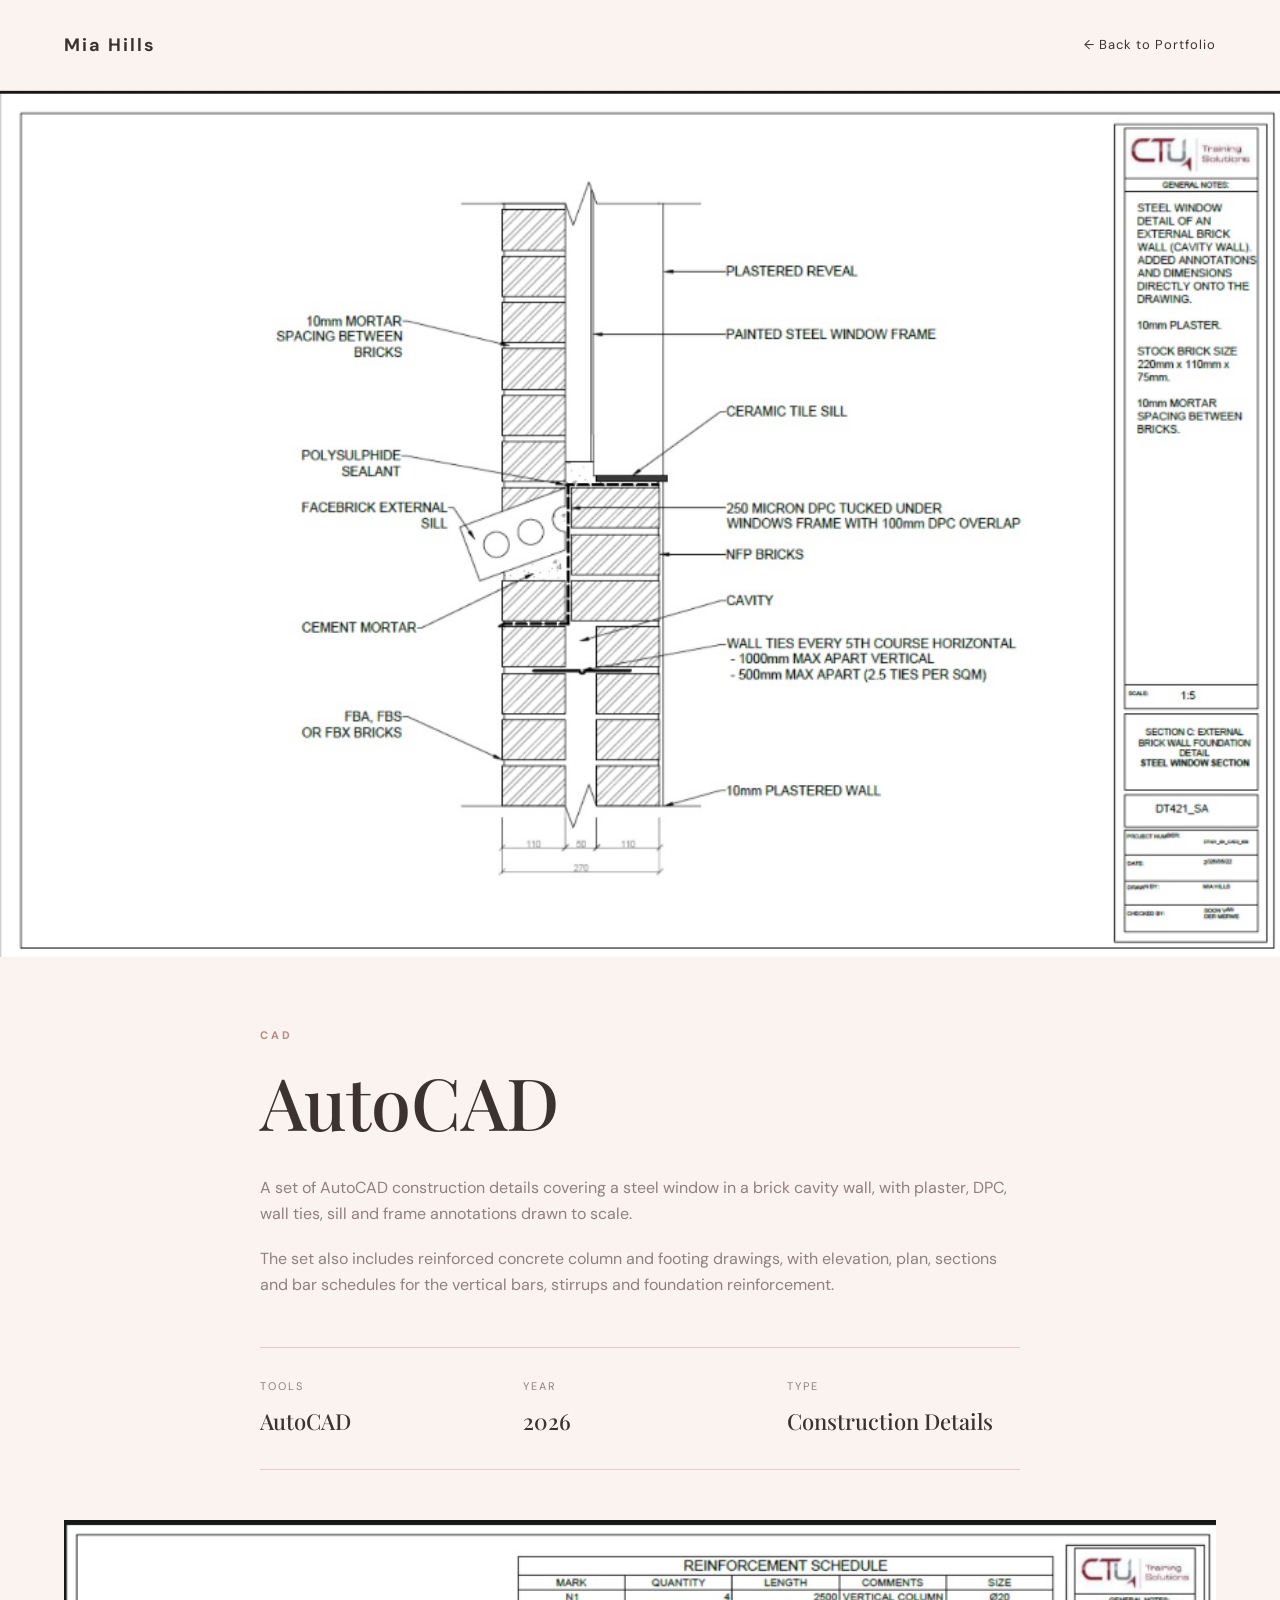
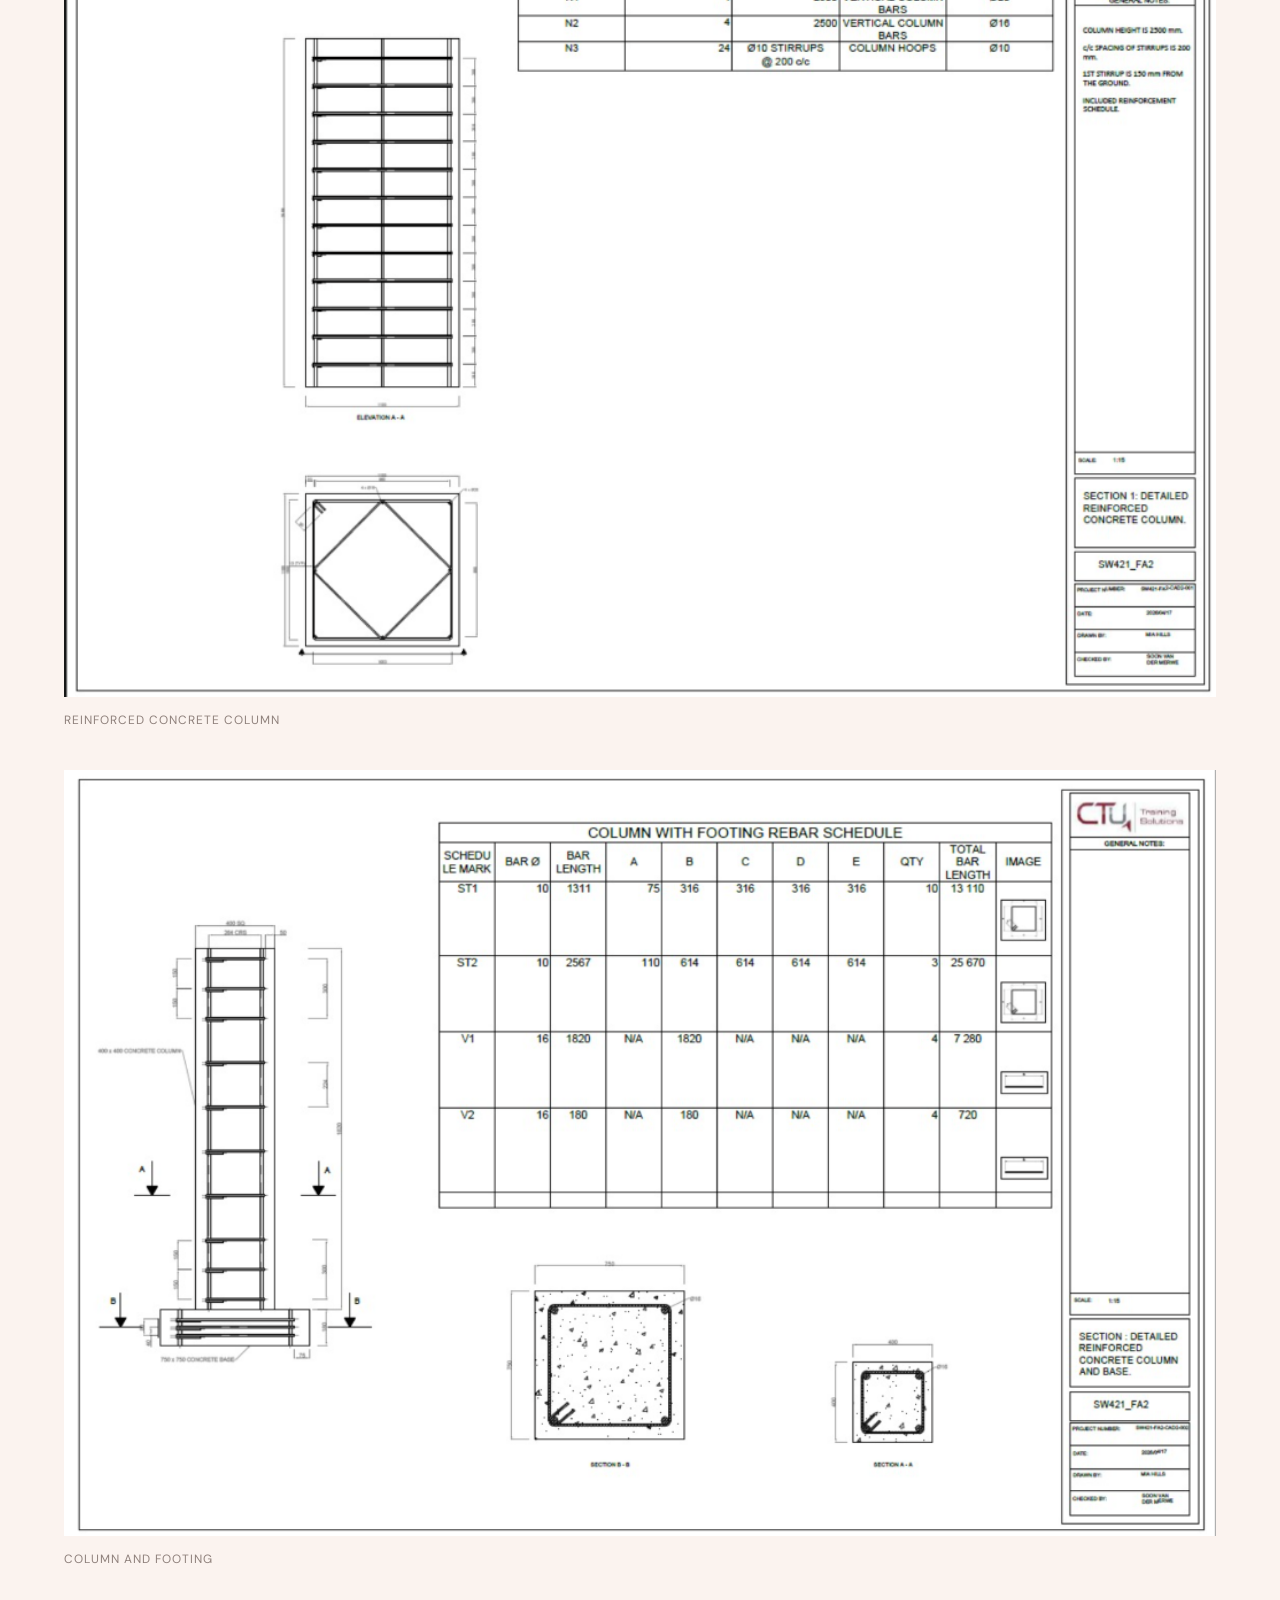
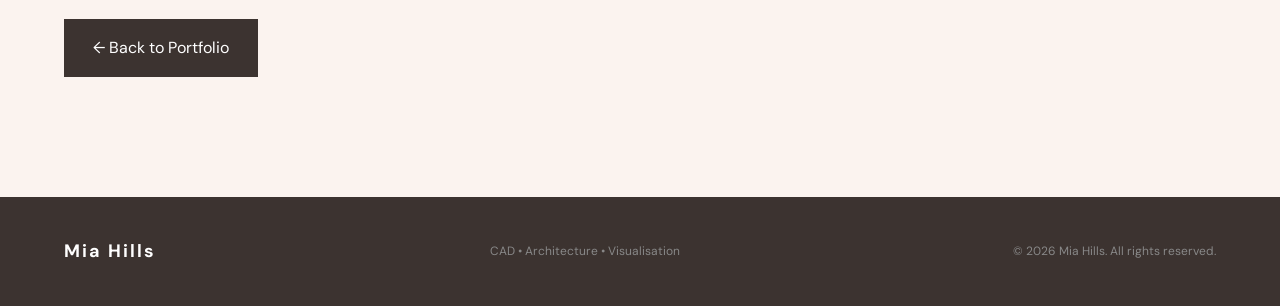
<file: autocad.html>
<!DOCTYPE html>
<html lang="en">
<head>
    <meta charset="UTF-8">
    <meta name="viewport" content="width=device-width, initial-scale=1.0">

    <title>AutoCAD | Mia Hills</title>

    <meta
        name="description"
        content="Project detail — AutoCAD construction details, wall and window section, and concrete reinforcement drawings."
    >

    <link rel="preconnect" href="https://fonts.googleapis.com">
    <link rel="preconnect" href="https://fonts.gstatic.com" crossorigin>

    <link
        href="https://fonts.googleapis.com/css2?family=DM+Sans:wght@400;500;600;700&family=Playfair+Display:wght@500;600&display=swap"
        rel="stylesheet"
    >

    <link rel="stylesheet" href="style.css">
</head>

<body>

    <header class="subpage-header">

        <div class="container subpage-header-inner">

            <a href="index.html" class="logo">
                Mia Hills
            </a>

            <a href="index.html#portfolio" class="back-link">
                ← Back to Portfolio
            </a>

        </div>

    </header>


    <main class="project-page">

        <div class="project-hero drawing-sheet">
            <img
                src="AutoCad/Wall_WindowSection.png"
                alt="AutoCAD wall and window section detail"
            >
        </div>


        <article class="project-detail container">

            <p class="eyebrow">
                CAD
            </p>

            <h1>
                AutoCAD
            </h1>

            <div class="project-detail-body">

                <p>
                    A set of AutoCAD construction details covering a steel
                    window in a brick cavity wall, with plaster, DPC, wall
                    ties, sill and frame annotations drawn to scale.
                </p>

                <p>
                    The set also includes reinforced concrete column and
                    footing drawings, with elevation, plan, sections and
                    bar schedules for the vertical bars, stirrups and
                    foundation reinforcement.
                </p>

            </div>


            <div class="detail-stats">

                <div>
                    <span>Tools</span>
                    <strong>AutoCAD</strong>
                </div>

                <div>
                    <span>Year</span>
                    <strong>2026</strong>
                </div>

                <div>
                    <span>Type</span>
                    <strong>Construction Details</strong>
                </div>

            </div>

        </article>


        <div class="project-gallery container">

            <figure>
                <img
                    src="AutoCad/ConcreteReinforcement1.png"
                    alt="Detailed reinforced concrete column"
                >
                <figcaption>Reinforced Concrete Column</figcaption>
            </figure>

            <figure>
                <img
                    src="AutoCad/ConcreteReinforcement2.png"
                    alt="Reinforced concrete column and footing"
                >
                <figcaption>Column and Footing</figcaption>
            </figure>

        </div>


        <div class="container project-detail-actions">
            <a href="index.html#portfolio" class="btn btn-dark">
                ← Back to Portfolio
            </a>
        </div>

    </main>


    <footer class="footer">

        <div class="container footer-content">

            <a href="index.html#home" class="logo">
                Mia Hills
            </a>

            <p>
                CAD • Architecture • Visualisation
            </p>

            <p>
                © 2026 Mia Hills. All rights reserved.
            </p>

        </div>

    </footer>

</body>
</html>
</file>
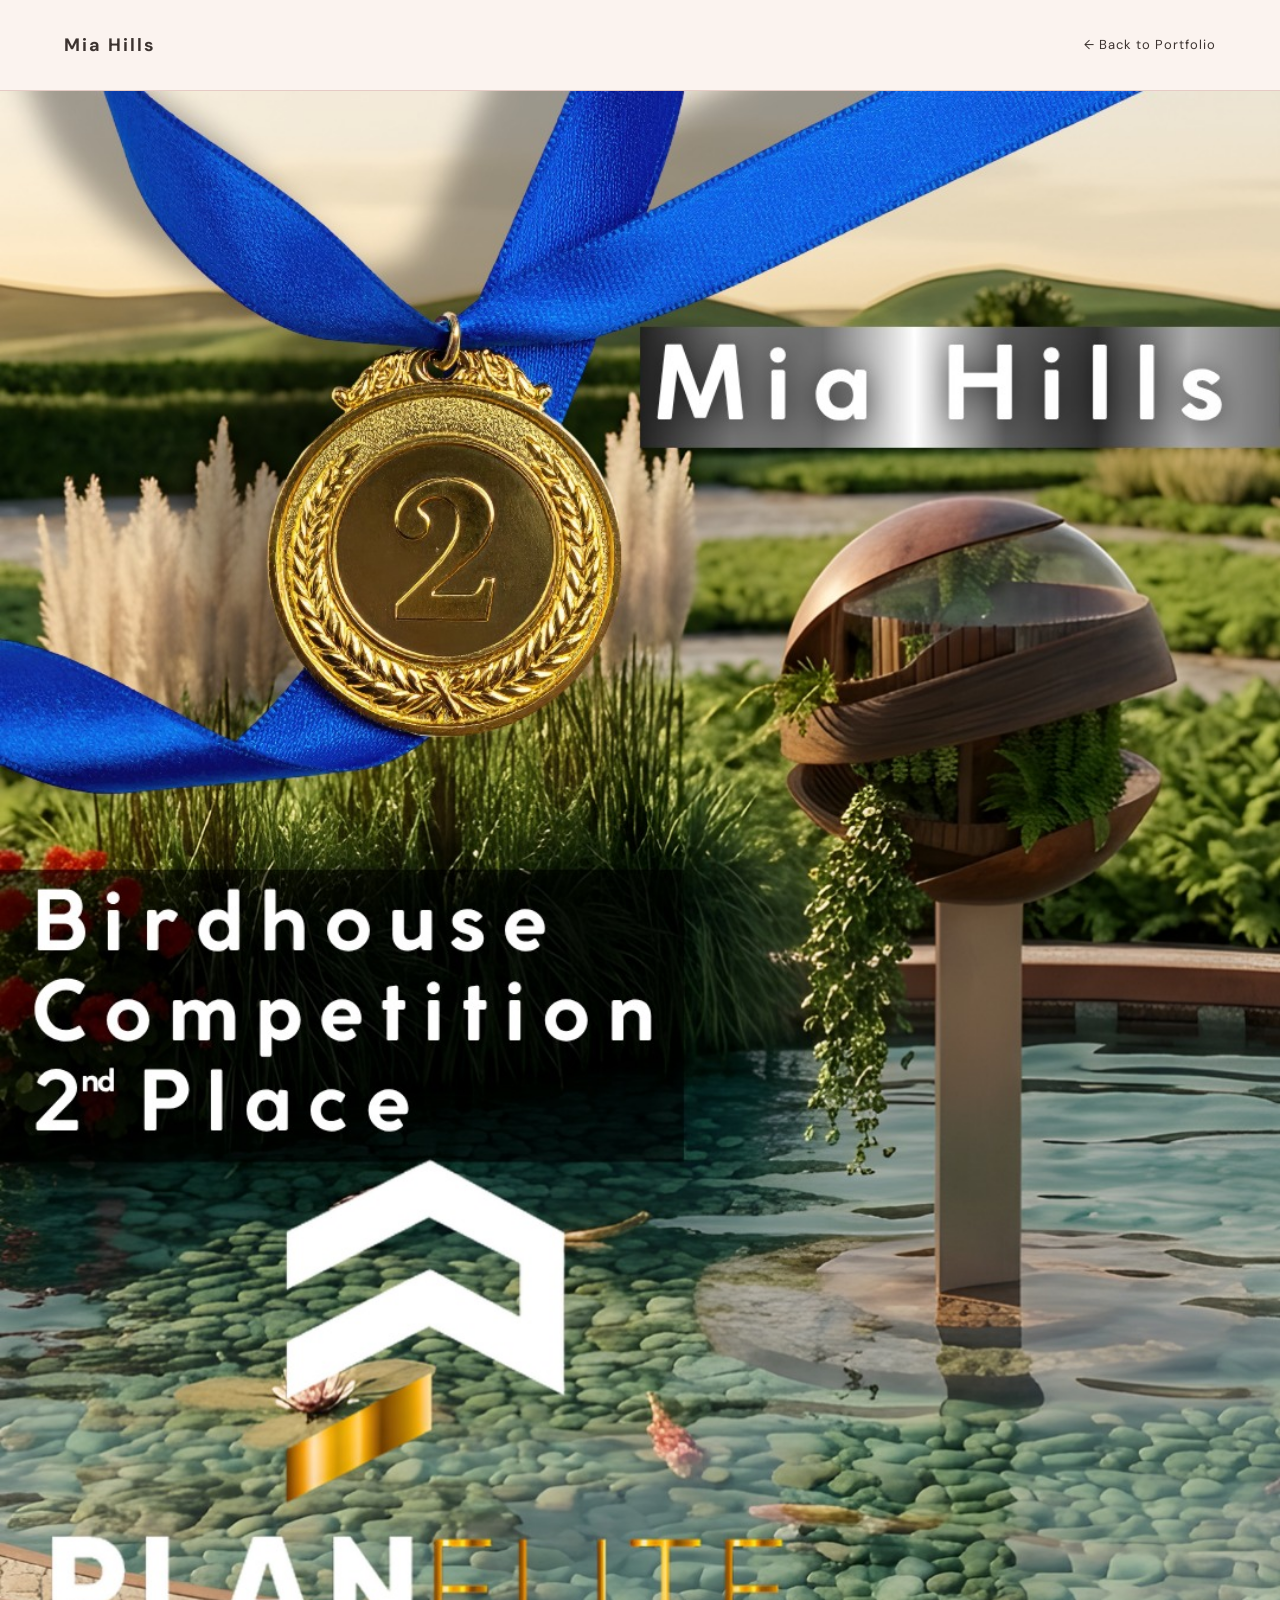
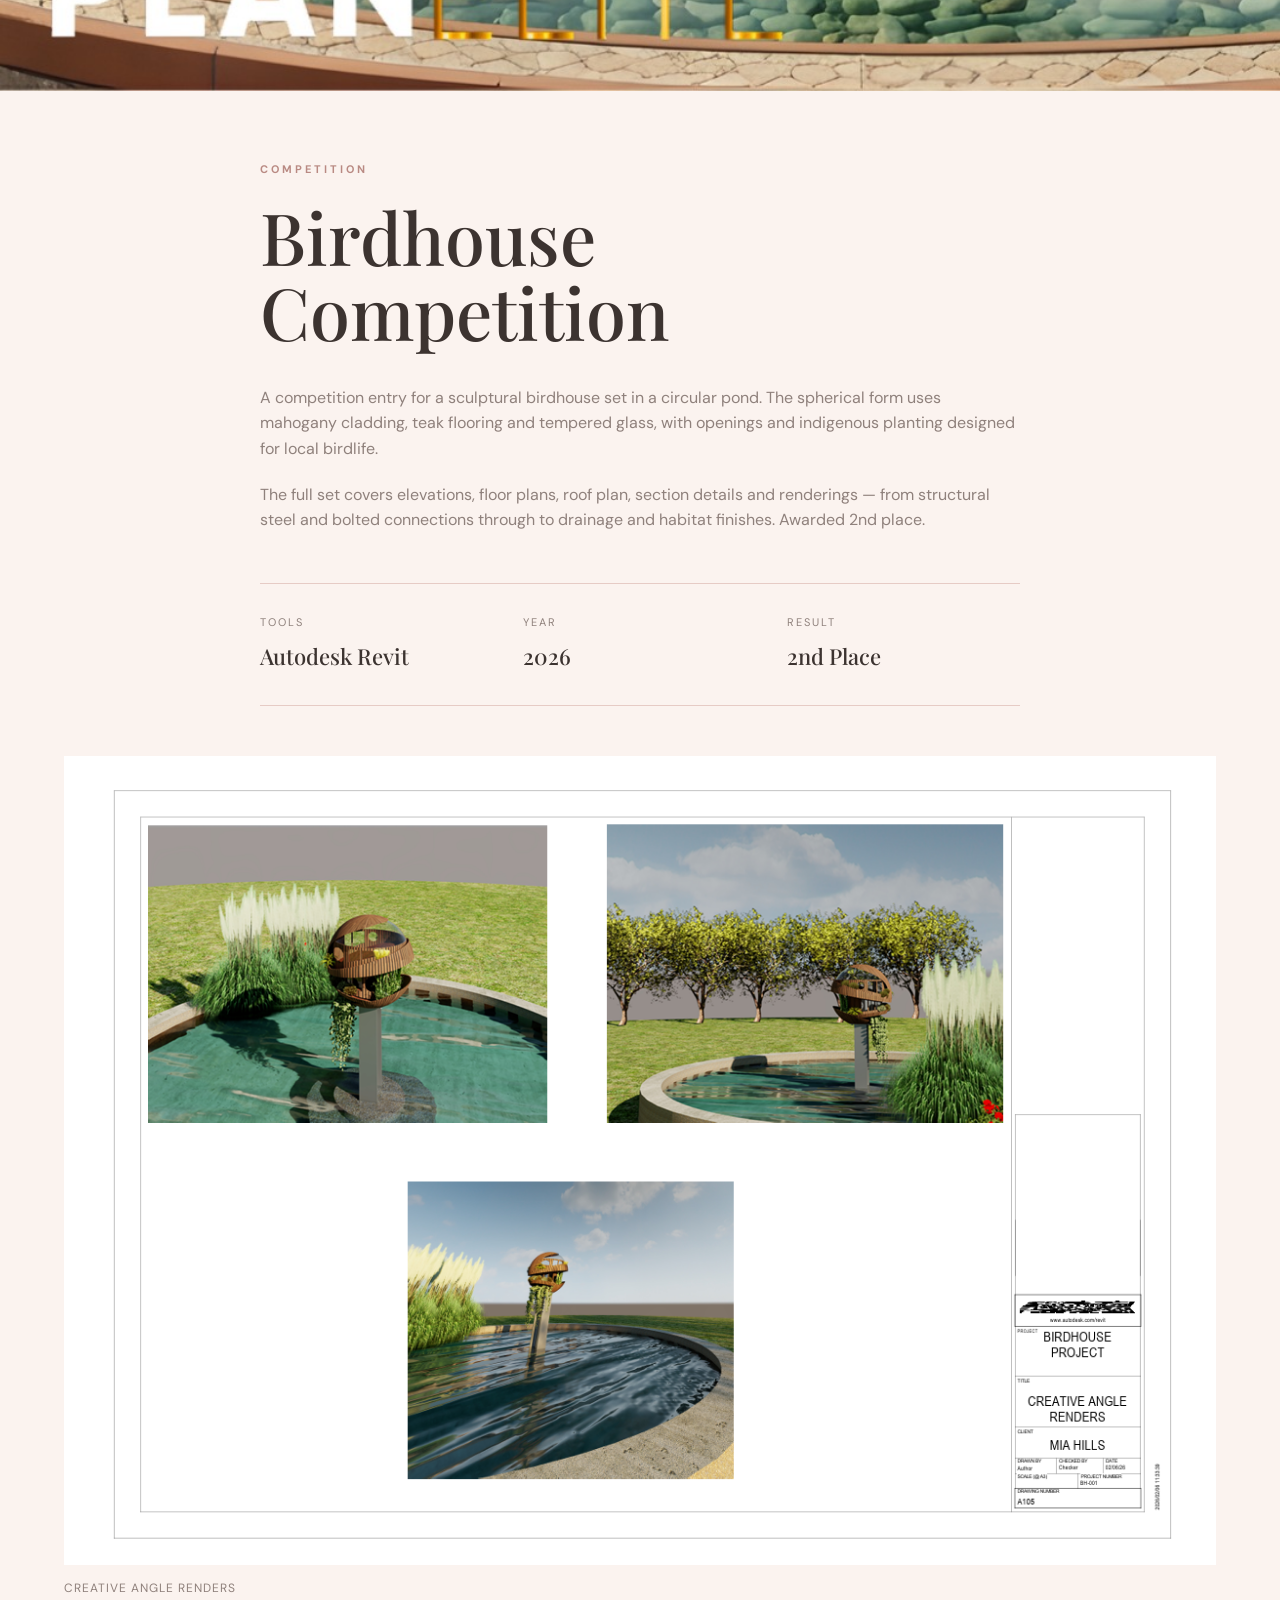
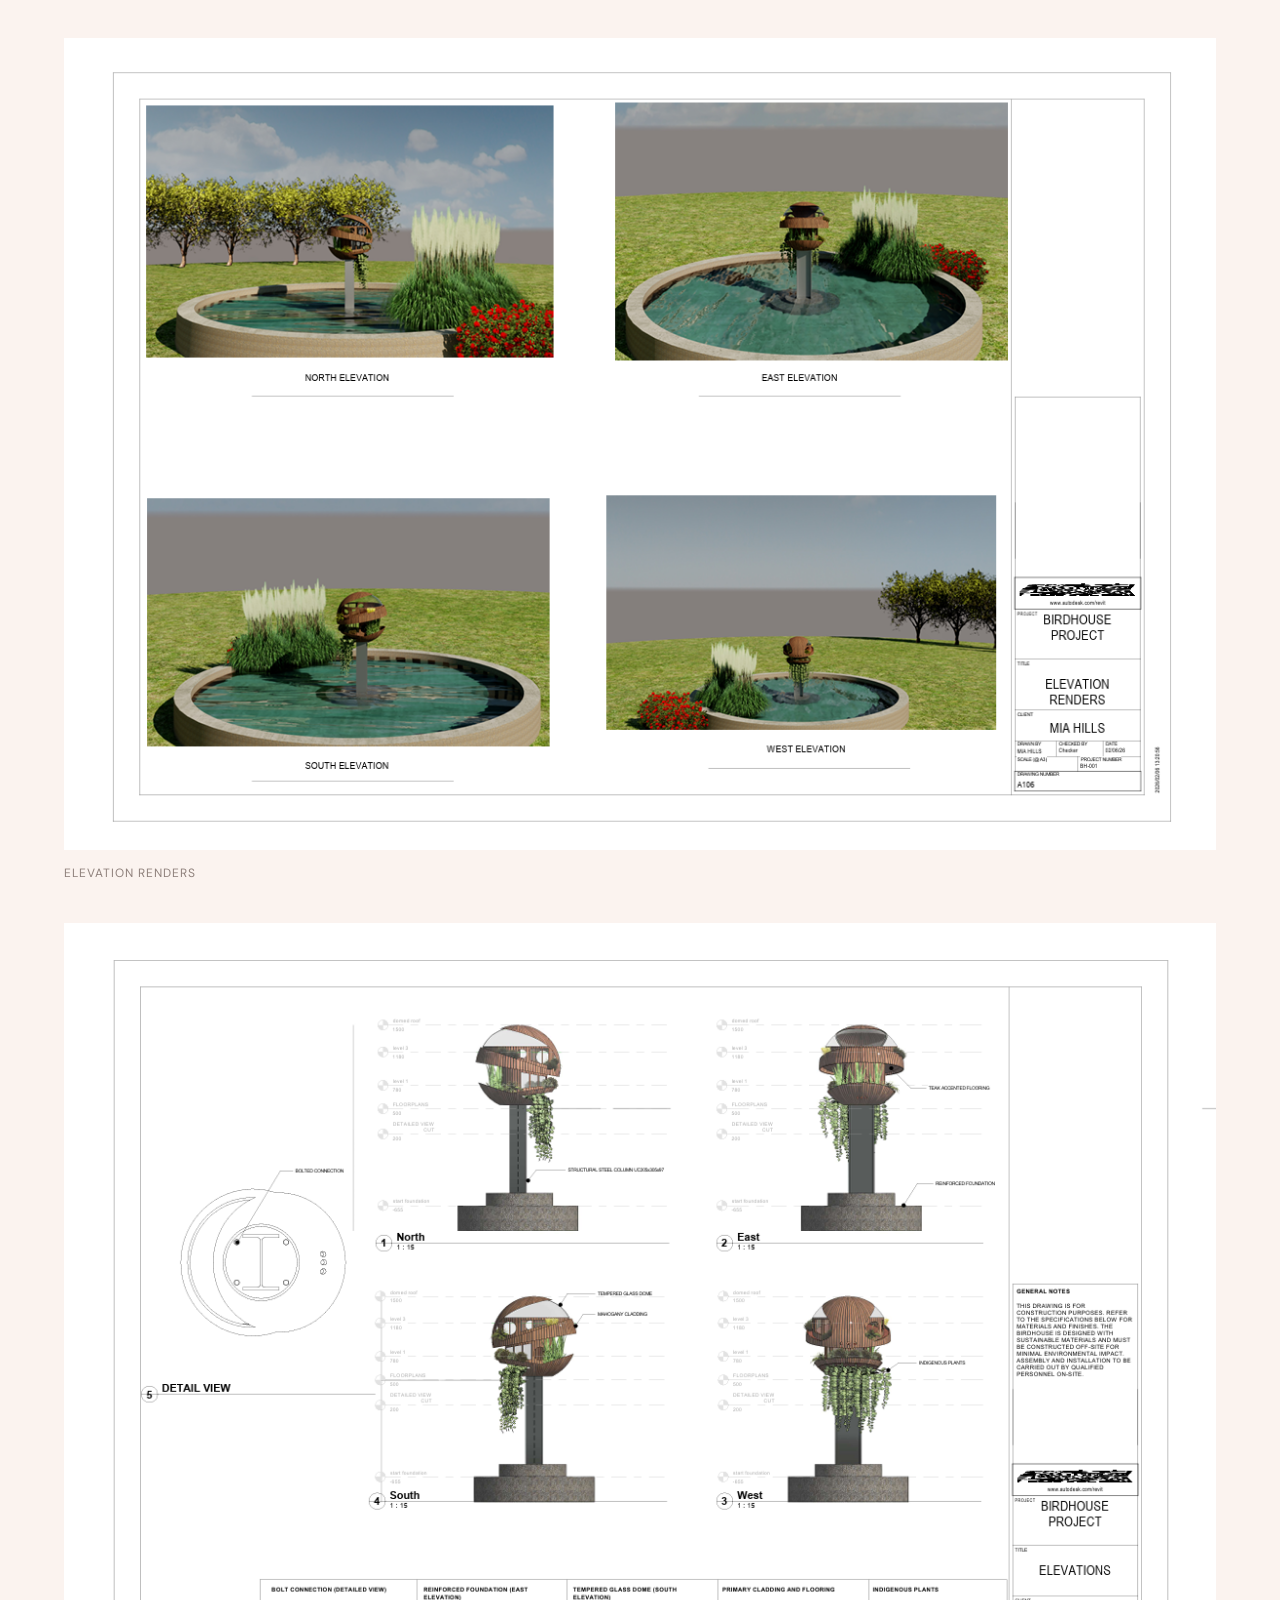
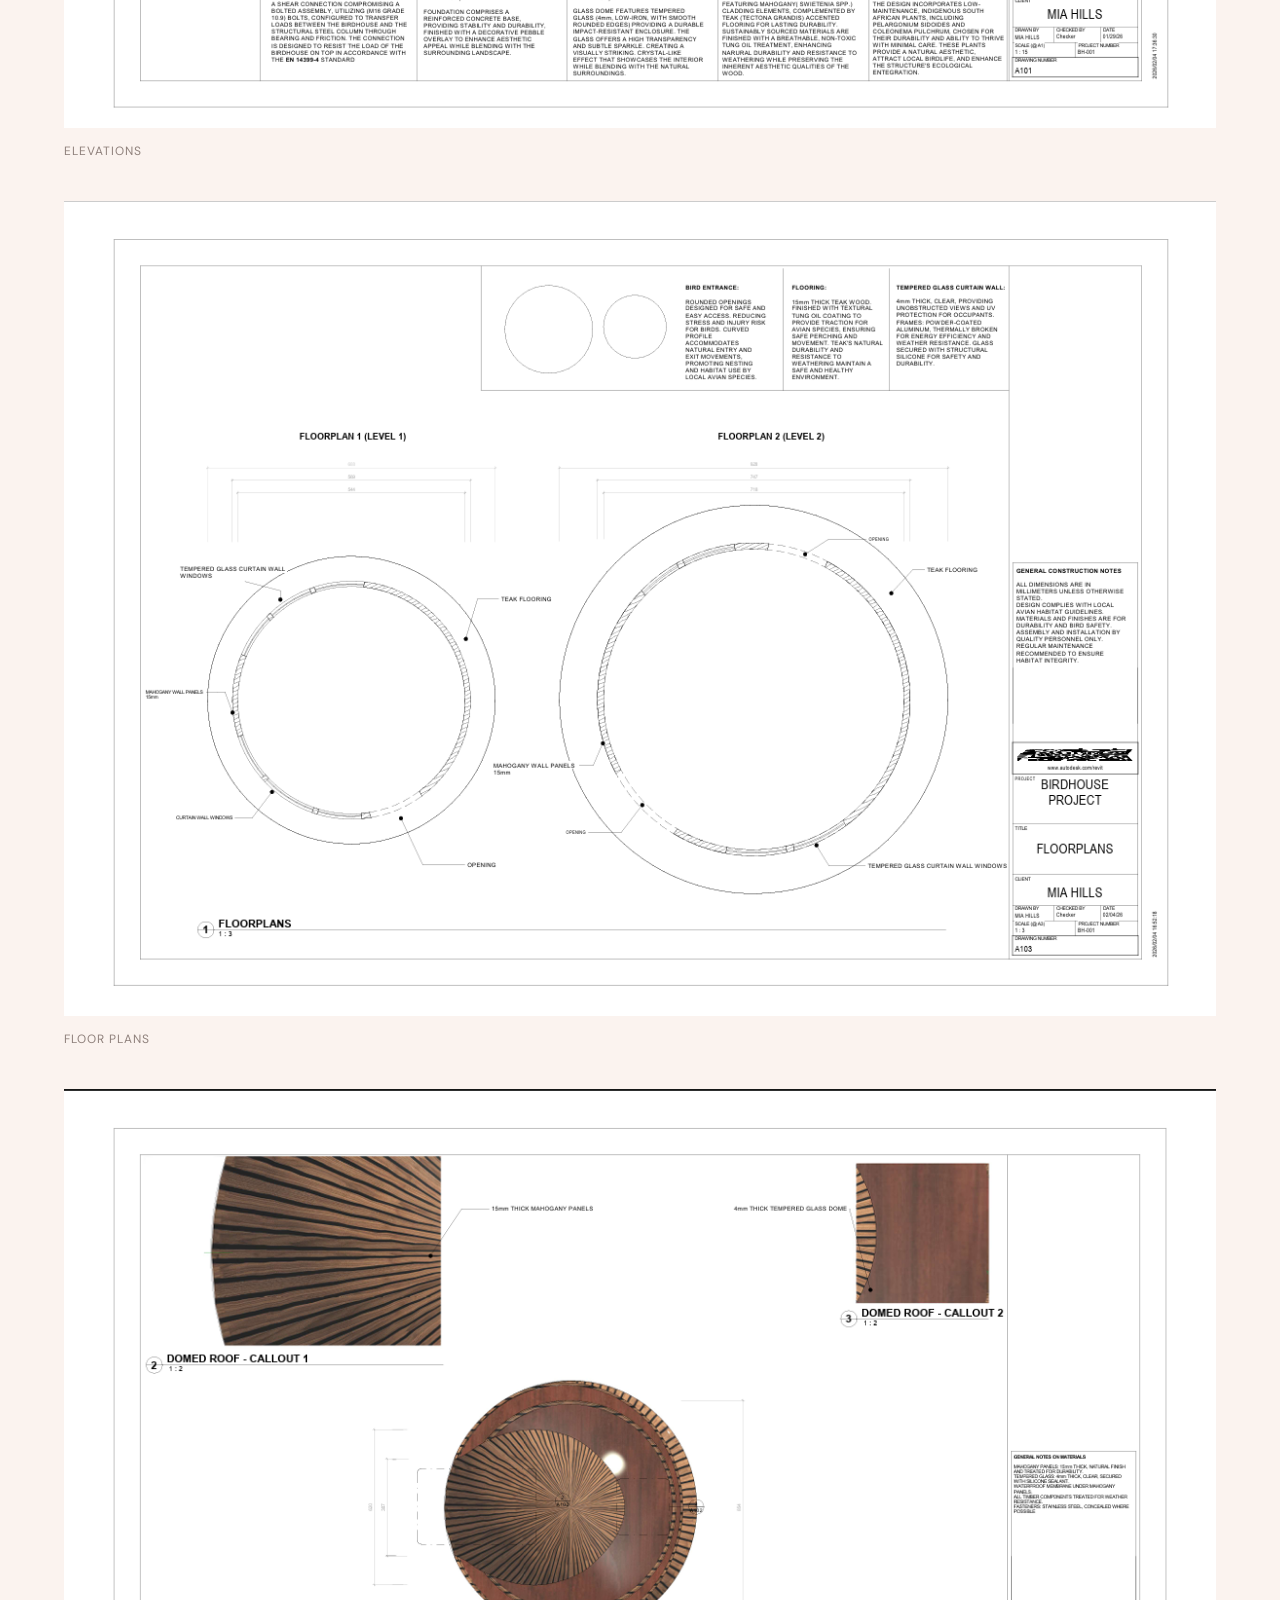
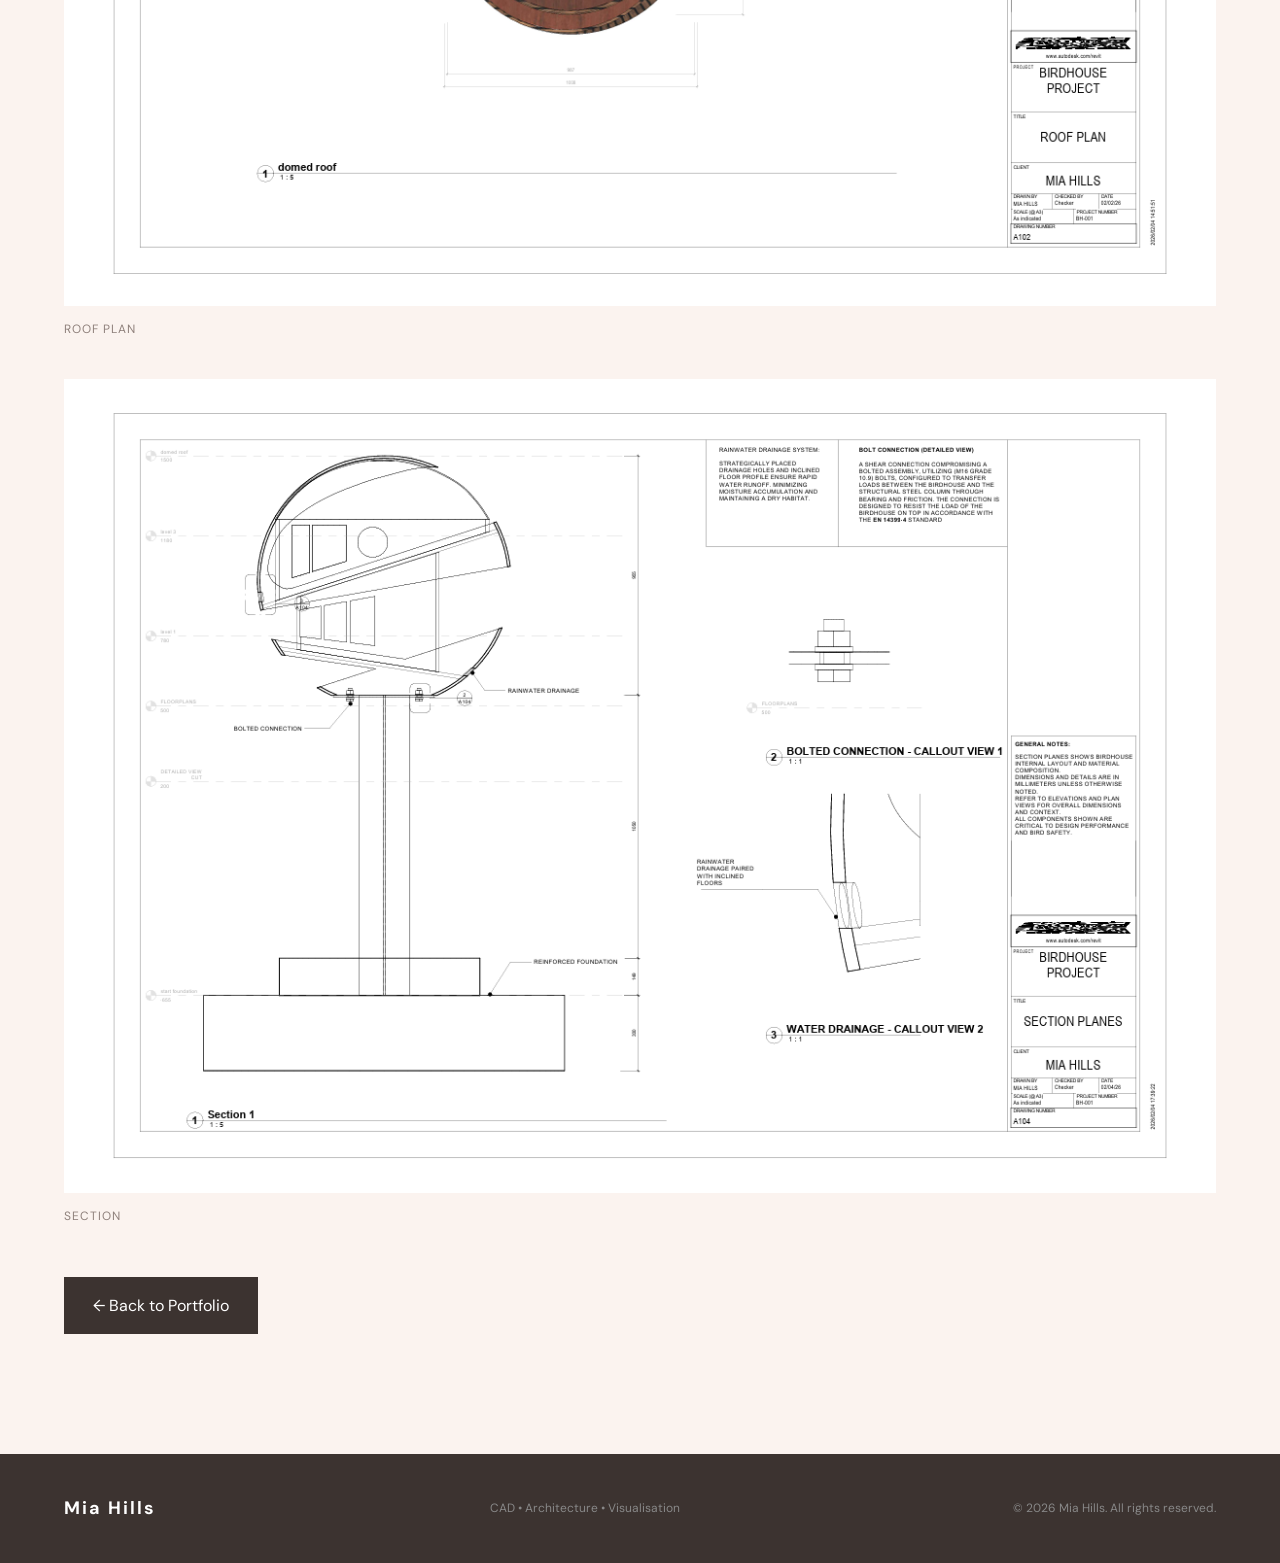
<file: birdhouse-competition.html>
<!DOCTYPE html>
<html lang="en">
<head>
    <meta charset="UTF-8">
    <meta name="viewport" content="width=device-width, initial-scale=1.0">

    <title>Birdhouse Competition | Mia Hills</title>

    <meta
        name="description"
        content="Project detail — Birdhouse Competition entry with Revit drawings, elevations, sections and renderings. 2nd place."
    >

    <link rel="preconnect" href="https://fonts.googleapis.com">
    <link rel="preconnect" href="https://fonts.gstatic.com" crossorigin>

    <link
        href="https://fonts.googleapis.com/css2?family=DM+Sans:wght@400;500;600;700&family=Playfair+Display:wght@500;600&display=swap"
        rel="stylesheet"
    >

    <link rel="stylesheet" href="style.css">
</head>

<body>

    <header class="subpage-header">

        <div class="container subpage-header-inner">

            <a href="index.html" class="logo">
                Mia Hills
            </a>

            <a href="index.html#portfolio" class="back-link">
                ← Back to Portfolio
            </a>

        </div>

    </header>


    <main class="project-page">

        <div class="project-hero drawing-sheet">
            <img
                src="BirdHouseCompetition/BirdHouse%20Competition.jpeg"
                alt="Birdhouse Competition 2nd place design"
            >
        </div>


        <article class="project-detail container">

            <p class="eyebrow">
                Competition
            </p>

            <h1>
                Birdhouse Competition
            </h1>

            <div class="project-detail-body">

                <p>
                    A competition entry for a sculptural birdhouse set in a
                    circular pond. The spherical form uses mahogany cladding,
                    teak flooring and tempered glass, with openings and
                    indigenous planting designed for local birdlife.
                </p>

                <p>
                    The full set covers elevations, floor plans, roof plan,
                    section details and renderings — from structural steel
                    and bolted connections through to drainage and habitat
                    finishes. Awarded 2nd place.
                </p>

            </div>


            <div class="detail-stats">

                <div>
                    <span>Tools</span>
                    <strong>Autodesk Revit</strong>
                </div>

                <div>
                    <span>Year</span>
                    <strong>2026</strong>
                </div>

                <div>
                    <span>Result</span>
                    <strong>2nd Place</strong>
                </div>

            </div>

        </article>


        <div class="project-gallery container">

            <figure>
                <img
                    src="BirdHouseCompetition/Renderings1.png"
                    alt="Birdhouse creative angle renderings"
                >
                <figcaption>Creative Angle Renders</figcaption>
            </figure>

            <figure>
                <img
                    src="BirdHouseCompetition/Renderings2.png"
                    alt="Birdhouse elevation renderings"
                >
                <figcaption>Elevation Renders</figcaption>
            </figure>

            <figure>
                <img
                    src="BirdHouseCompetition/Elevations.png"
                    alt="Birdhouse elevations drawing"
                >
                <figcaption>Elevations</figcaption>
            </figure>

            <figure>
                <img
                    src="BirdHouseCompetition/FloorPlan.png"
                    alt="Birdhouse floor plans"
                >
                <figcaption>Floor Plans</figcaption>
            </figure>

            <figure>
                <img
                    src="BirdHouseCompetition/Dome.png"
                    alt="Birdhouse roof plan and dome detail"
                >
                <figcaption>Roof Plan</figcaption>
            </figure>

            <figure>
                <img
                    src="BirdHouseCompetition/Section.png"
                    alt="Birdhouse section planes"
                >
                <figcaption>Section</figcaption>
            </figure>

        </div>


        <div class="container project-detail-actions">
            <a href="index.html#portfolio" class="btn btn-dark">
                ← Back to Portfolio
            </a>
        </div>

    </main>


    <footer class="footer">

        <div class="container footer-content">

            <a href="index.html#home" class="logo">
                Mia Hills
            </a>

            <p>
                CAD • Architecture • Visualisation
            </p>

            <p>
                © 2026 Mia Hills. All rights reserved.
            </p>

        </div>

    </footer>

</body>
</html>
</file>
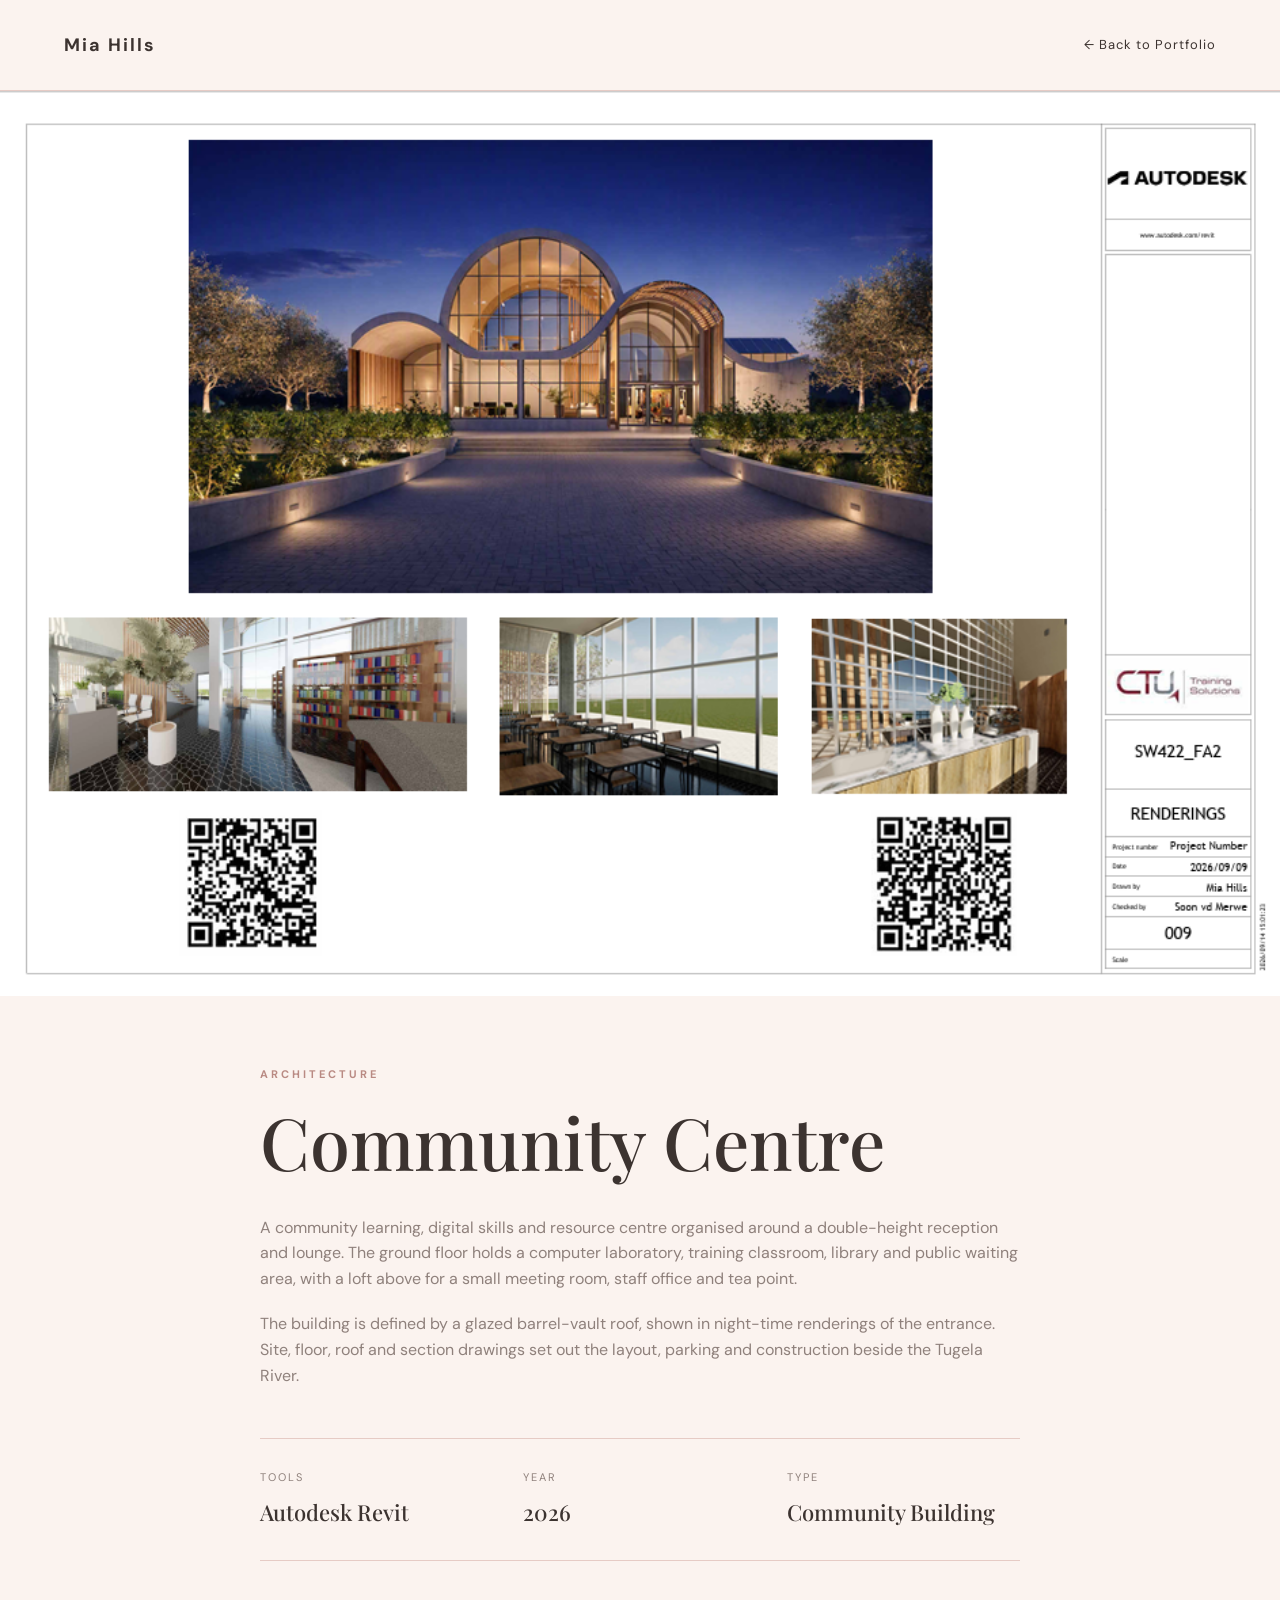
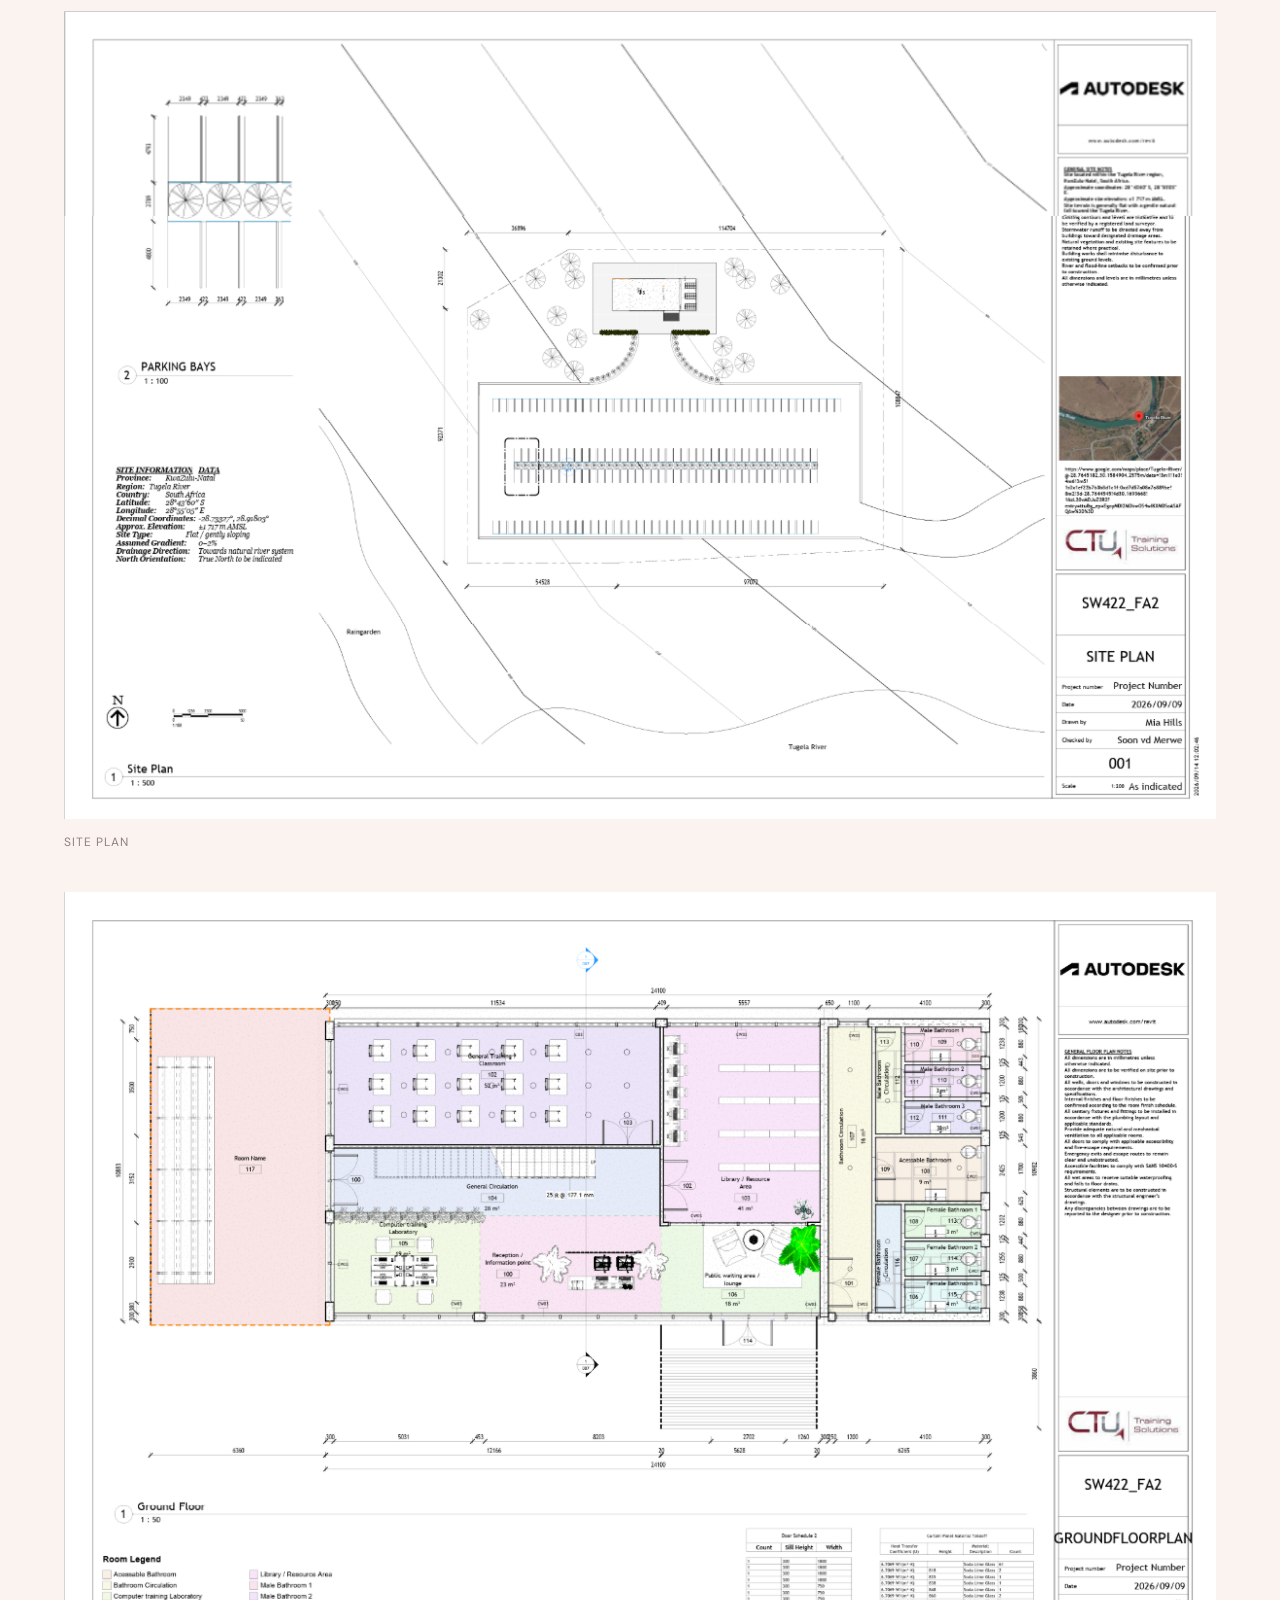
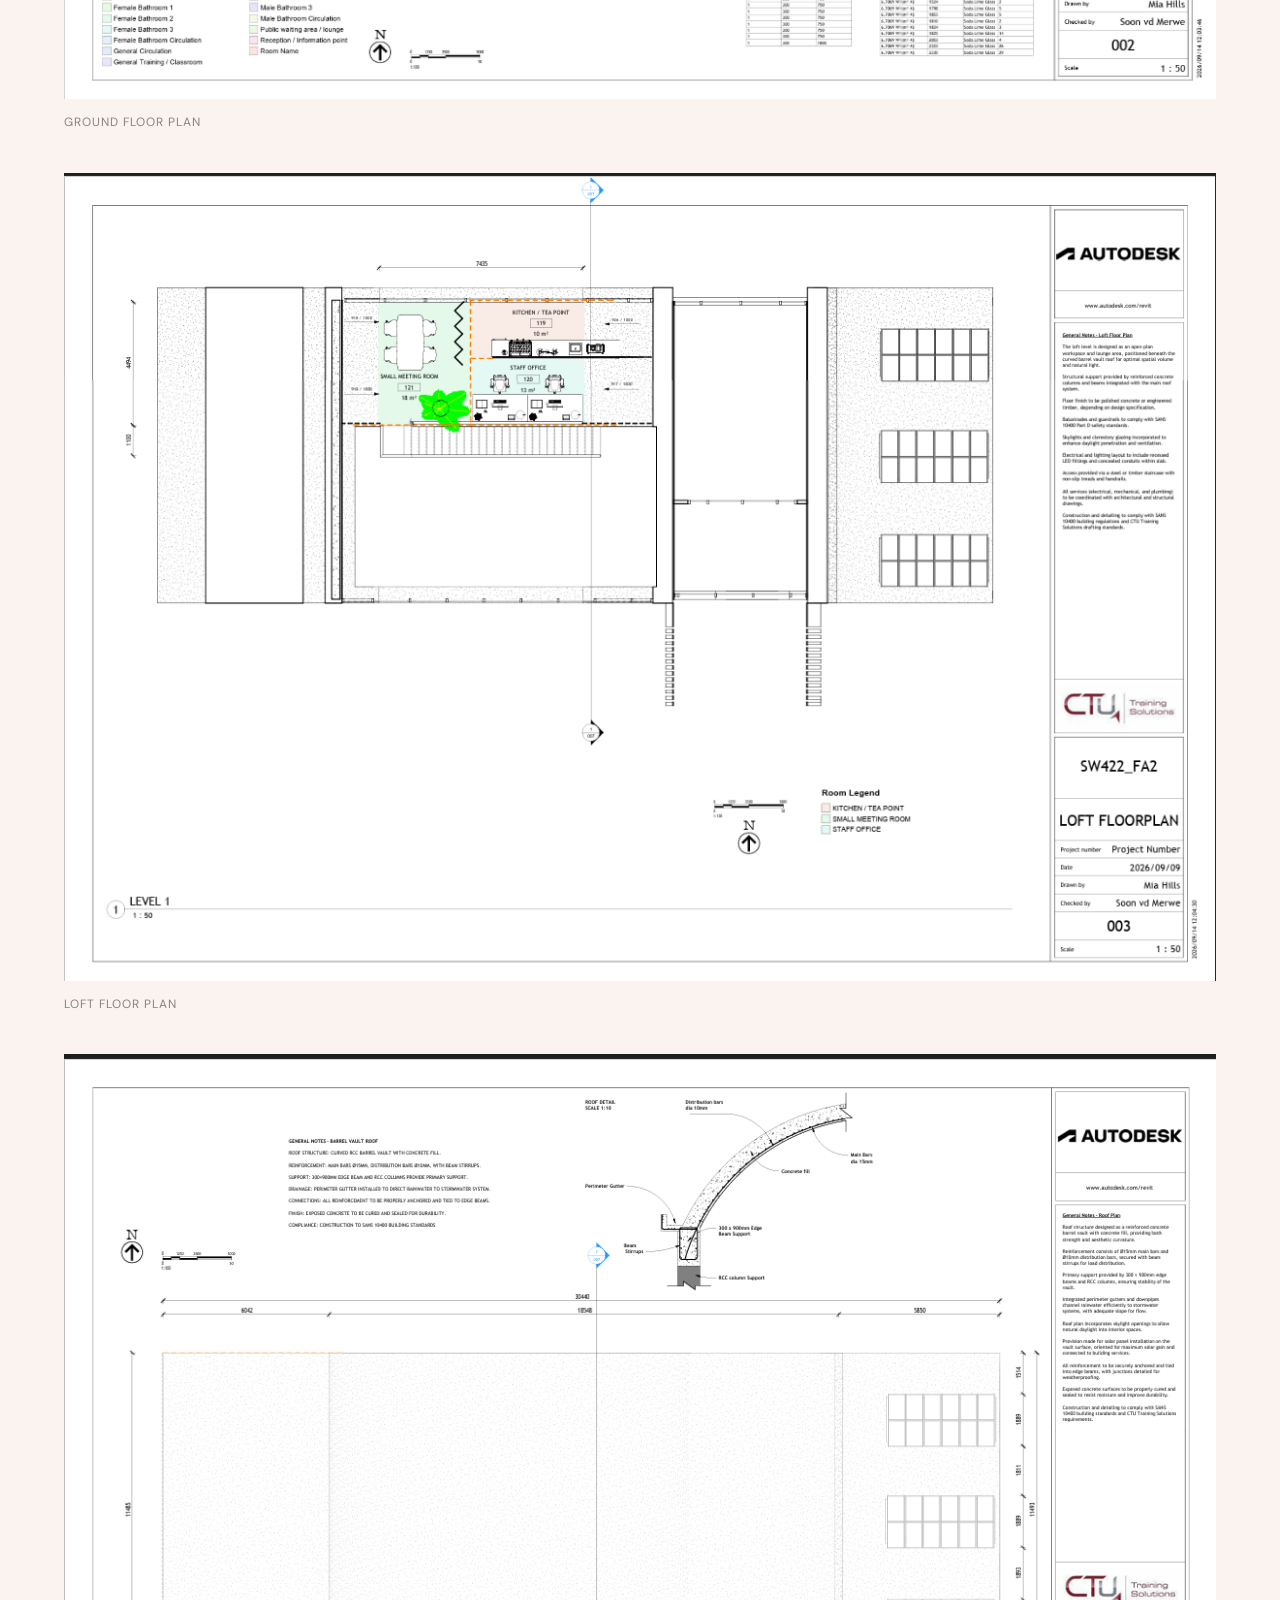
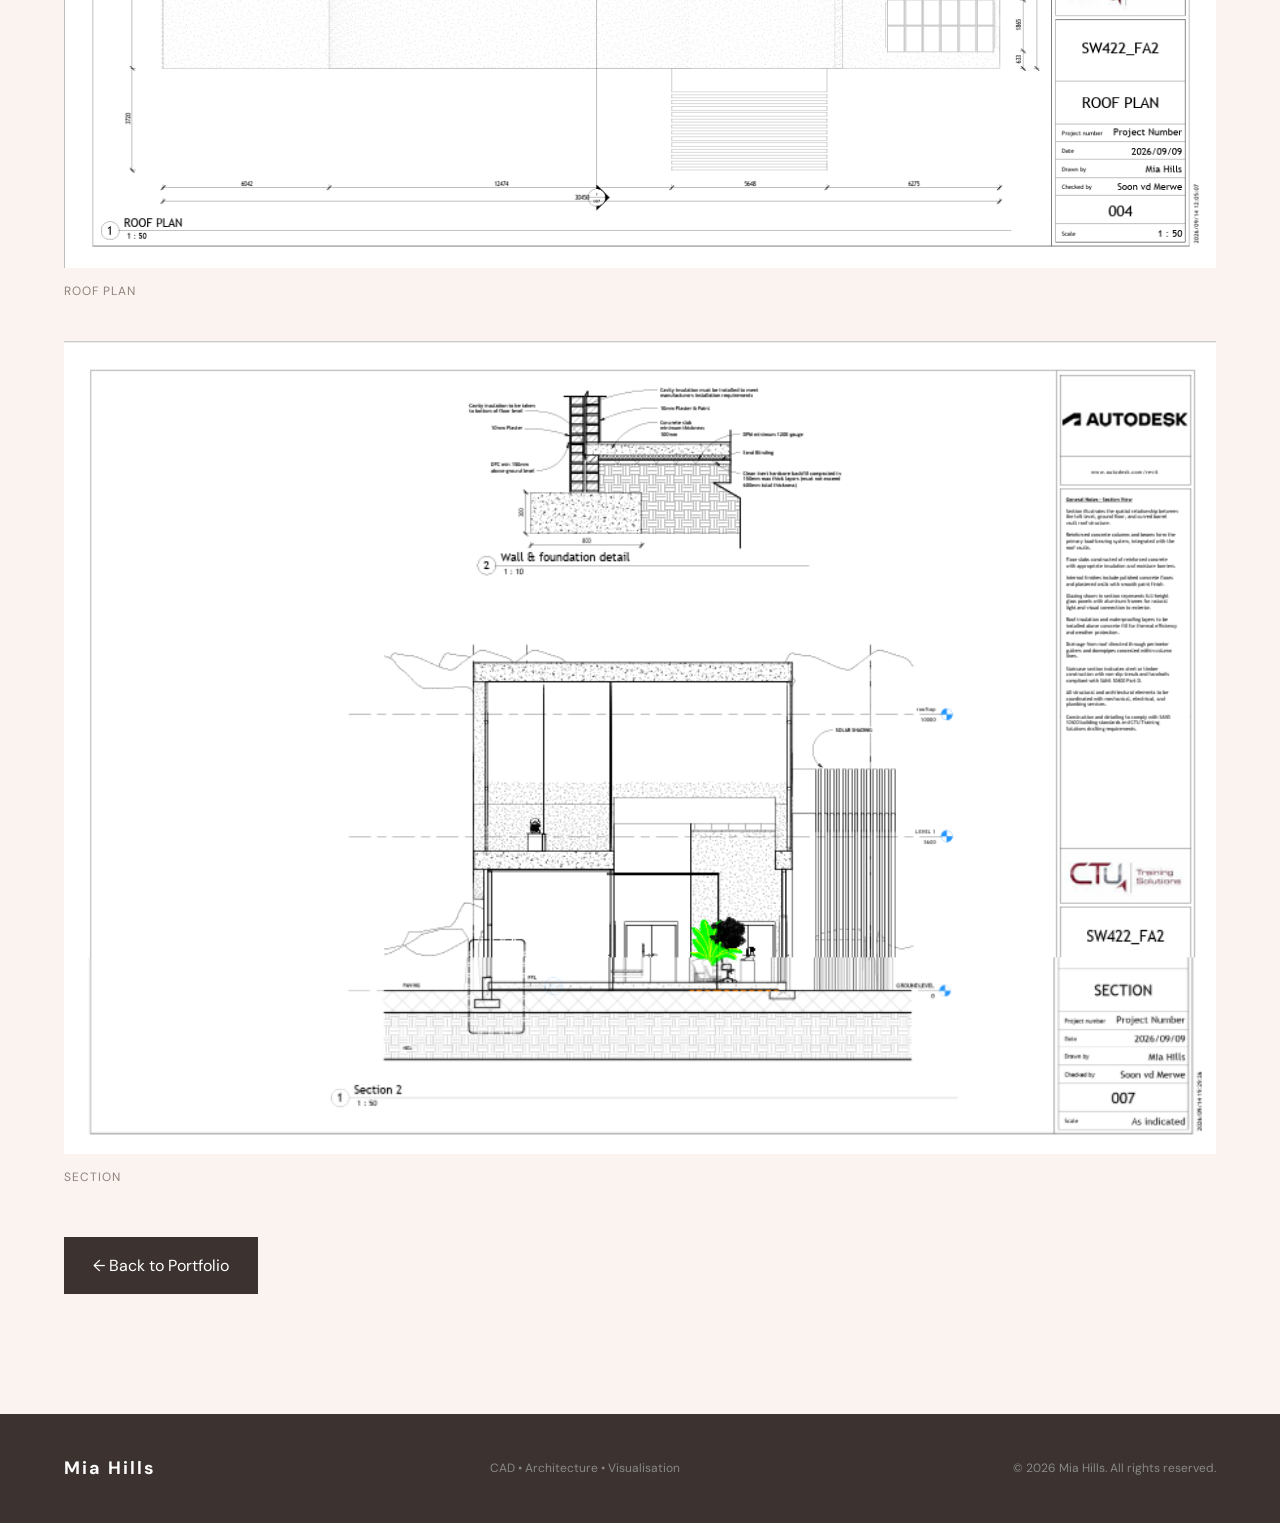
<file: community-centre.html>
<!DOCTYPE html>
<html lang="en">
<head>
    <meta charset="UTF-8">
    <meta name="viewport" content="width=device-width, initial-scale=1.0">

    <title>Community Centre | Mia Hills</title>

    <meta
        name="description"
        content="Project detail — Community Learning, Digital Skills and Resource Centre architectural design, CAD drawings and renderings."
    >

    <link rel="preconnect" href="https://fonts.googleapis.com">
    <link rel="preconnect" href="https://fonts.gstatic.com" crossorigin>

    <link
        href="https://fonts.googleapis.com/css2?family=DM+Sans:wght@400;500;600;700&family=Playfair+Display:wght@500;600&display=swap"
        rel="stylesheet"
    >

    <link rel="stylesheet" href="style.css">
</head>

<body>

    <header class="subpage-header">

        <div class="container subpage-header-inner">

            <a href="index.html" class="logo">
                Mia Hills
            </a>

            <a href="index.html#portfolio" class="back-link">
                ← Back to Portfolio
            </a>

        </div>

    </header>


    <main class="project-page">

        <div class="project-hero drawing-sheet">
            <img
                src="Community%20Learning,%20Digital%20Skills%20%26%20Resource%20Centre/Renderings_CommunityCentre.png"
                alt="Community Centre architectural renderings"
            >
        </div>


        <article class="project-detail container">

            <p class="eyebrow">
                Architecture
            </p>

            <h1>
                Community Centre
            </h1>

            <div class="project-detail-body">

                <p>
                    A community learning, digital skills and resource centre
                    organised around a double-height reception and lounge.
                    The ground floor holds a computer laboratory, training
                    classroom, library and public waiting area, with a loft
                    above for a small meeting room, staff office and tea point.
                </p>

                <p>
                    The building is defined by a glazed barrel-vault roof,
                    shown in night-time renderings of the entrance. Site,
                    floor, roof and section drawings set out the layout,
                    parking and construction beside the Tugela River.
                </p>

            </div>


            <div class="detail-stats">

                <div>
                    <span>Tools</span>
                    <strong>Autodesk Revit</strong>
                </div>

                <div>
                    <span>Year</span>
                    <strong>2026</strong>
                </div>

                <div>
                    <span>Type</span>
                    <strong>Community Building</strong>
                </div>

            </div>

        </article>


        <div class="project-gallery container">

            <figure>
                <img
                    src="Community%20Learning,%20Digital%20Skills%20%26%20Resource%20Centre/SitePlan_CommunityCentre.png"
                    alt="Community Centre site plan"
                >
                <figcaption>Site Plan</figcaption>
            </figure>

            <figure>
                <img
                    src="Community%20Learning,%20Digital%20Skills%20%26%20Resource%20Centre/GroundFloorPlan_Community%20Centre.png"
                    alt="Community Centre ground floor plan"
                >
                <figcaption>Ground Floor Plan</figcaption>
            </figure>

            <figure>
                <img
                    src="Community%20Learning,%20Digital%20Skills%20%26%20Resource%20Centre/LoftFloorPlan_CommunityCentre.png"
                    alt="Community Centre loft floor plan"
                >
                <figcaption>Loft Floor Plan</figcaption>
            </figure>

            <figure>
                <img
                    src="Community%20Learning,%20Digital%20Skills%20%26%20Resource%20Centre/RoofPlan_CommunityCentre.png"
                    alt="Community Centre roof plan"
                >
                <figcaption>Roof Plan</figcaption>
            </figure>

            <figure>
                <img
                    src="Community%20Learning,%20Digital%20Skills%20%26%20Resource%20Centre/Section_CommunityCentre.png"
                    alt="Community Centre building section"
                >
                <figcaption>Section</figcaption>
            </figure>

        </div>


        <div class="container project-detail-actions">
            <a href="index.html#portfolio" class="btn btn-dark">
                ← Back to Portfolio
            </a>
        </div>

    </main>


    <footer class="footer">

        <div class="container footer-content">

            <a href="index.html#home" class="logo">
                Mia Hills
            </a>

            <p>
                CAD • Architecture • Visualisation
            </p>

            <p>
                © 2026 Mia Hills. All rights reserved.
            </p>

        </div>

    </footer>

</body>
</html>
</file>
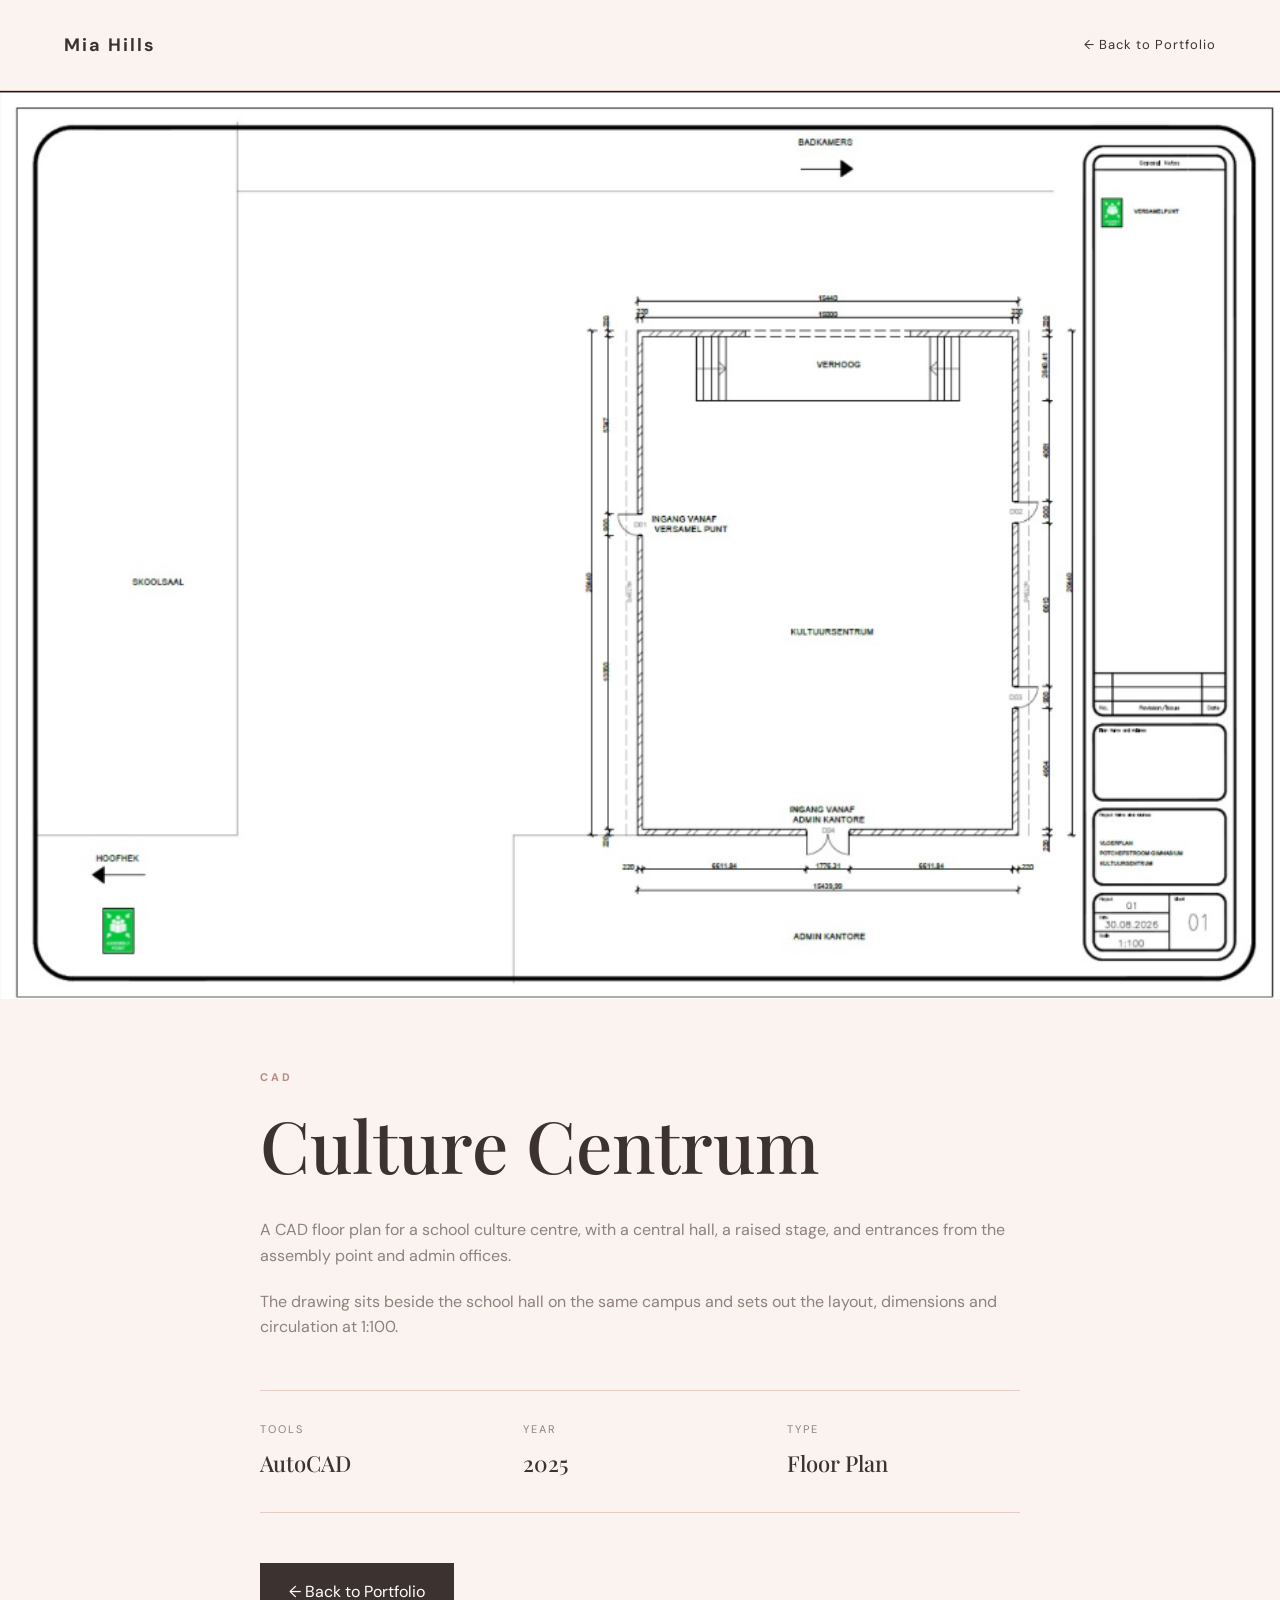
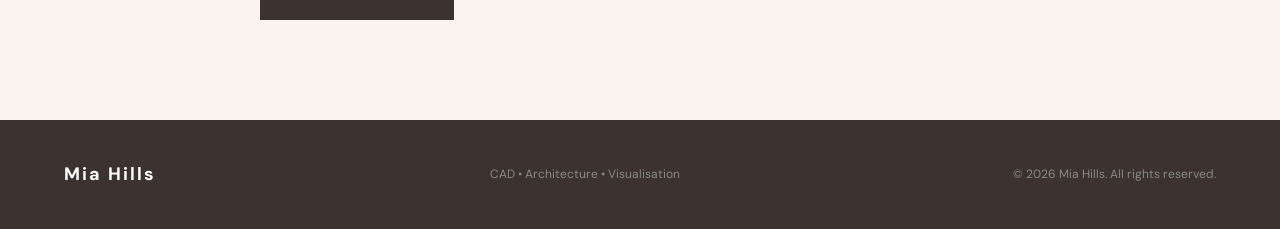
<file: culture-centrum.html>
<!DOCTYPE html>
<html lang="en">
<head>
    <meta charset="UTF-8">
    <meta name="viewport" content="width=device-width, initial-scale=1.0">

    <title>Culture Centrum | Mia Hills</title>

    <meta
        name="description"
        content="Project detail — Culture Centrum architectural design and visualisation."
    >

    <link rel="preconnect" href="https://fonts.googleapis.com">
    <link rel="preconnect" href="https://fonts.gstatic.com" crossorigin>

    <link
        href="https://fonts.googleapis.com/css2?family=DM+Sans:wght@400;500;600;700&family=Playfair+Display:wght@500;600&display=swap"
        rel="stylesheet"
    >

    <link rel="stylesheet" href="style.css">
</head>

<body>

    <header class="subpage-header">

        <div class="container subpage-header-inner">

            <a href="index.html" class="logo">
                Mia Hills
            </a>

            <a href="index.html#portfolio" class="back-link">
                ← Back to Portfolio
            </a>

        </div>

    </header>


    <main class="project-page">

        <div class="project-hero drawing-sheet">
            <img
                src="CultureCentrum/CultureCentrum.png"
                alt="Culture Centrum floor plan"
            >
        </div>


        <article class="project-detail container">

            <p class="eyebrow">
                CAD
            </p>

            <h1>
                Culture Centrum
            </h1>

            <div class="project-detail-body">

                <p>
                    A CAD floor plan for a school culture centre, with a
                    central hall, a raised stage, and entrances from the
                    assembly point and admin offices.
                </p>

                <p>
                    The drawing sits beside the school hall on the same
                    campus and sets out the layout, dimensions and
                    circulation at 1:100.
                </p>

            </div>


            <div class="detail-stats">

                <div>
                    <span>Tools</span>
                    <strong>AutoCAD</strong>
                </div>

                <div>
                    <span>Year</span>
                    <strong>2025</strong>
                </div>

                <div>
                    <span>Type</span>
                    <strong>Floor Plan</strong>
                </div>

            </div>


            <a href="index.html#portfolio" class="btn btn-dark">
                ← Back to Portfolio
            </a>

        </article>

    </main>


    <footer class="footer">

        <div class="container footer-content">

            <a href="index.html#home" class="logo">
                Mia Hills
            </a>

            <p>
                CAD • Architecture • Visualisation
            </p>

            <p>
                © 2026 Mia Hills. All rights reserved.
            </p>

        </div>

    </footer>

</body>
</html>
</file>
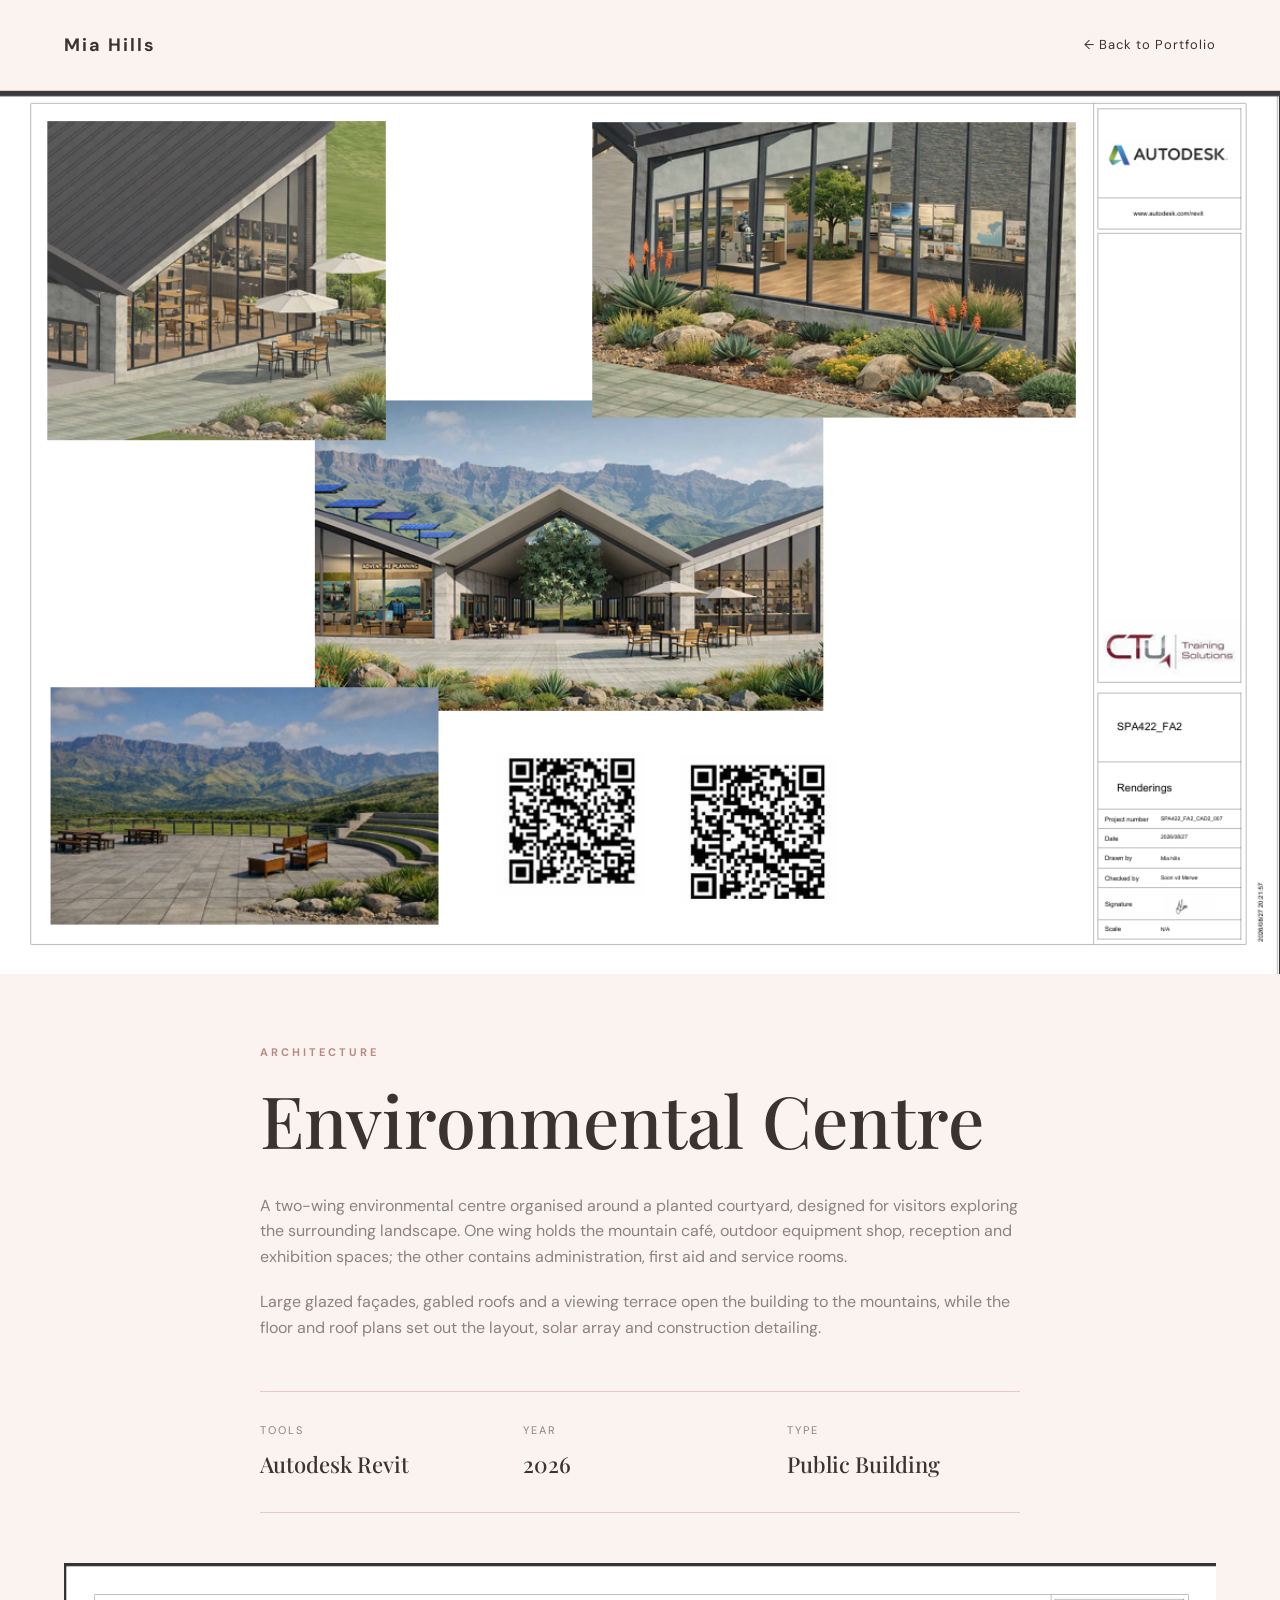
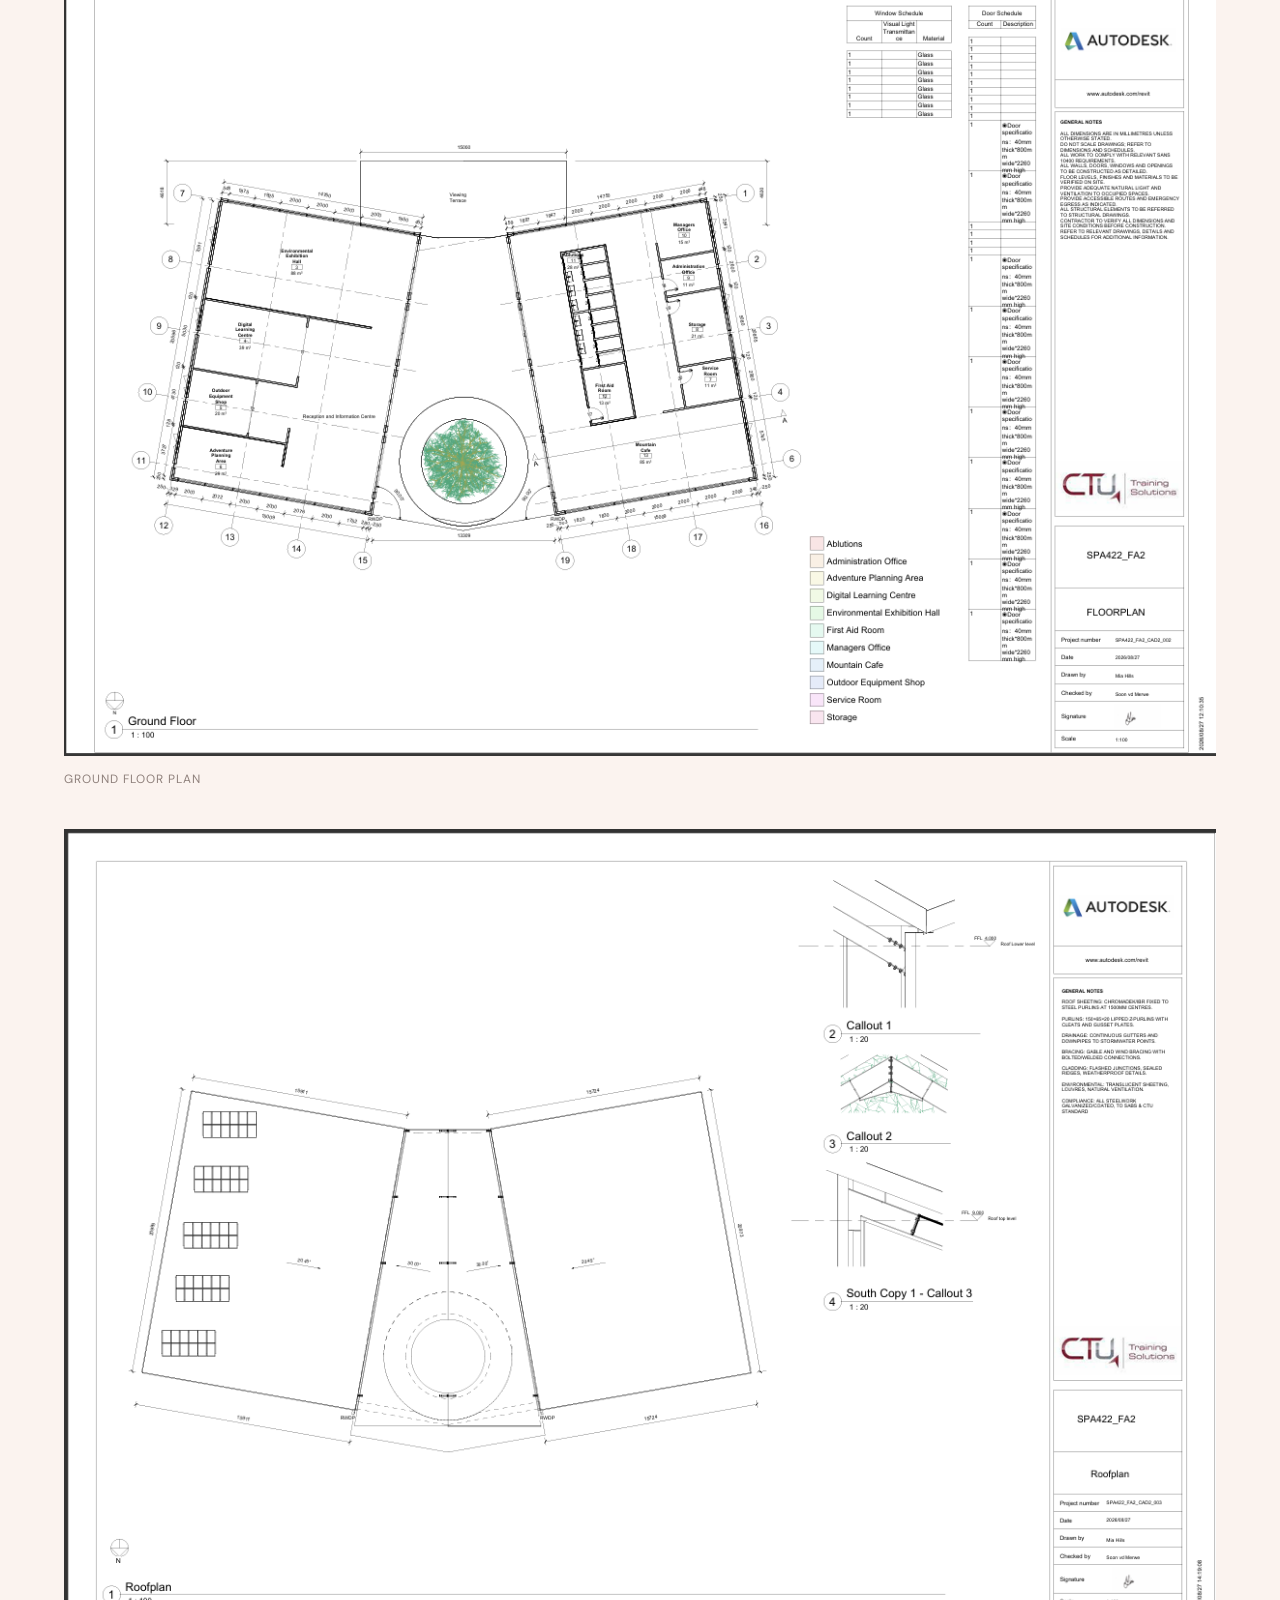
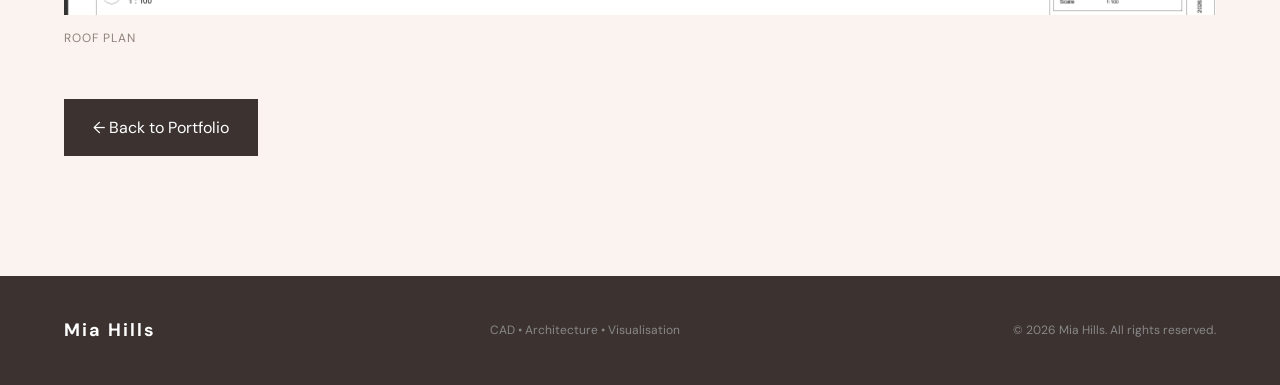
<file: environmental-centre.html>
<!DOCTYPE html>
<html lang="en">
<head>
    <meta charset="UTF-8">
    <meta name="viewport" content="width=device-width, initial-scale=1.0">

    <title>Environmental Centre | Mia Hills</title>

    <meta
        name="description"
        content="Project detail — Environmental Centre architectural design, CAD drawings and renderings."
    >

    <link rel="preconnect" href="https://fonts.googleapis.com">
    <link rel="preconnect" href="https://fonts.gstatic.com" crossorigin>

    <link
        href="https://fonts.googleapis.com/css2?family=DM+Sans:wght@400;500;600;700&family=Playfair+Display:wght@500;600&display=swap"
        rel="stylesheet"
    >

    <link rel="stylesheet" href="style.css">
</head>

<body>

    <header class="subpage-header">

        <div class="container subpage-header-inner">

            <a href="index.html" class="logo">
                Mia Hills
            </a>

            <a href="index.html#portfolio" class="back-link">
                ← Back to Portfolio
            </a>

        </div>

    </header>


    <main class="project-page">

        <div class="project-hero drawing-sheet">
            <img
                src="Environmental%20Centre/Renderings_EnvironmentalCentre.png"
                alt="Environmental Centre architectural renderings"
            >
        </div>


        <article class="project-detail container">

            <p class="eyebrow">
                Architecture
            </p>

            <h1>
                Environmental Centre
            </h1>

            <div class="project-detail-body">

                <p>
                    A two-wing environmental centre organised around a planted
                    courtyard, designed for visitors exploring the surrounding
                    landscape. One wing holds the mountain café, outdoor
                    equipment shop, reception and exhibition spaces; the other
                    contains administration, first aid and service rooms.
                </p>

                <p>
                    Large glazed façades, gabled roofs and a viewing terrace
                    open the building to the mountains, while the floor and
                    roof plans set out the layout, solar array and construction
                    detailing.
                </p>

            </div>


            <div class="detail-stats">

                <div>
                    <span>Tools</span>
                    <strong>Autodesk Revit</strong>
                </div>

                <div>
                    <span>Year</span>
                    <strong>2026</strong>
                </div>

                <div>
                    <span>Type</span>
                    <strong>Public Building</strong>
                </div>

            </div>

        </article>


        <div class="project-gallery container">

            <figure>
                <img
                    src="Environmental%20Centre/FloorPlan_Environmental%20Centre.png"
                    alt="Environmental Centre ground floor plan"
                >
                <figcaption>Ground Floor Plan</figcaption>
            </figure>

            <figure>
                <img
                    src="Environmental%20Centre/RoofPlan_EnvironmentalCentre.png"
                    alt="Environmental Centre roof plan"
                >
                <figcaption>Roof Plan</figcaption>
            </figure>

        </div>


        <div class="container project-detail-actions">
            <a href="index.html#portfolio" class="btn btn-dark">
                ← Back to Portfolio
            </a>
        </div>

    </main>


    <footer class="footer">

        <div class="container footer-content">

            <a href="index.html#home" class="logo">
                Mia Hills
            </a>

            <p>
                CAD • Architecture • Visualisation
            </p>

            <p>
                © 2026 Mia Hills. All rights reserved.
            </p>

        </div>

    </footer>

</body>
</html>
</file>
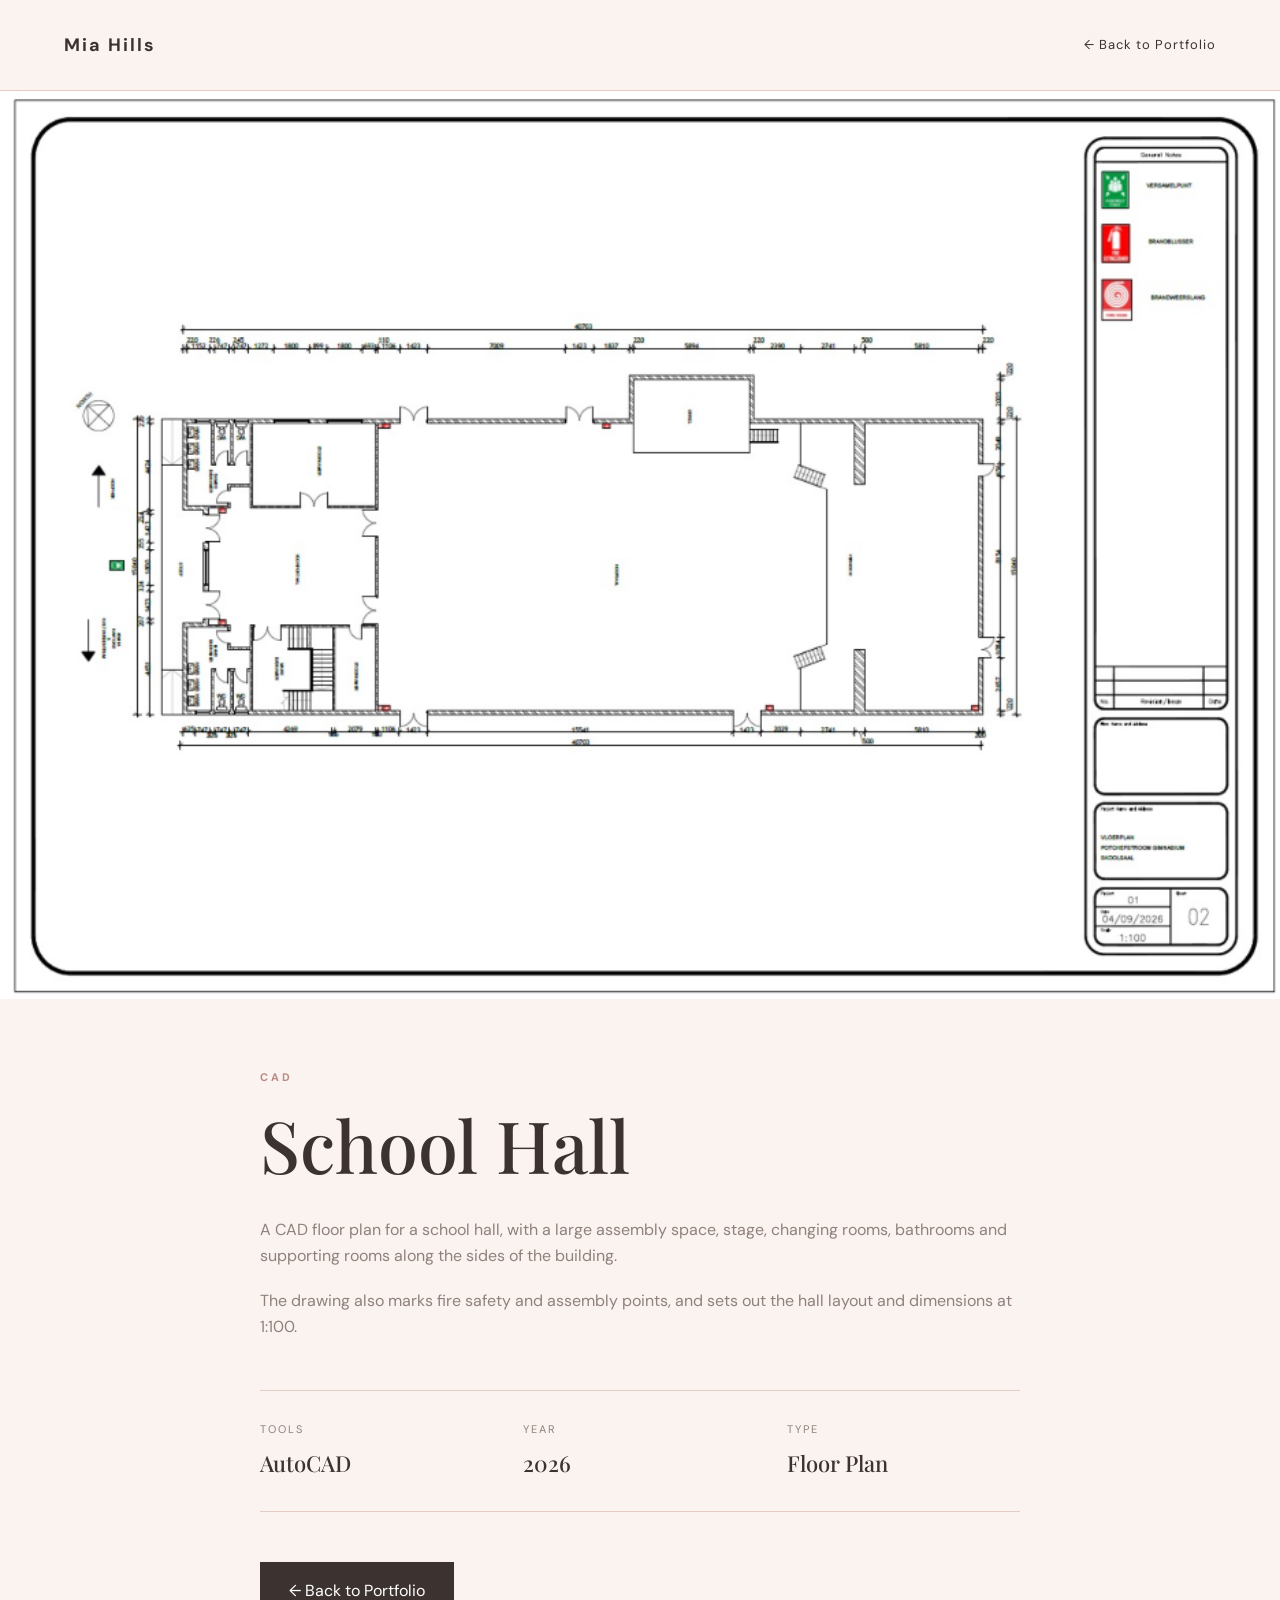
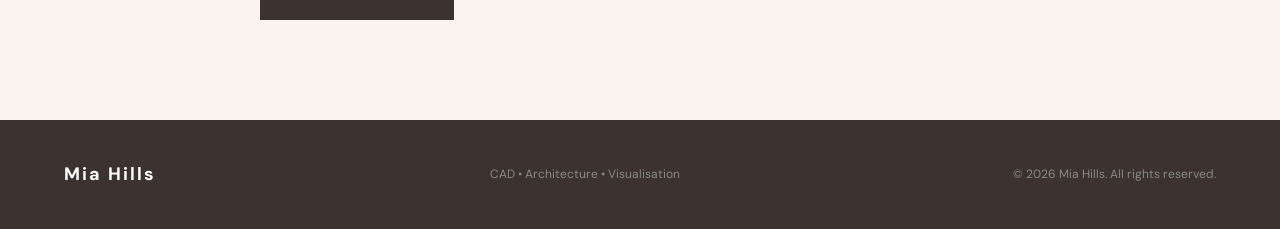
<file: school-hall.html>
<!DOCTYPE html>
<html lang="en">
<head>
    <meta charset="UTF-8">
    <meta name="viewport" content="width=device-width, initial-scale=1.0">

    <title>School Hall | Mia Hills</title>

    <meta
        name="description"
        content="Project detail — School Hall architectural design and visualisation."
    >

    <link rel="preconnect" href="https://fonts.googleapis.com">
    <link rel="preconnect" href="https://fonts.gstatic.com" crossorigin>

    <link
        href="https://fonts.googleapis.com/css2?family=DM+Sans:wght@400;500;600;700&family=Playfair+Display:wght@500;600&display=swap"
        rel="stylesheet"
    >

    <link rel="stylesheet" href="style.css">
</head>

<body>

    <header class="subpage-header">

        <div class="container subpage-header-inner">

            <a href="index.html" class="logo">
                Mia Hills
            </a>

            <a href="index.html#portfolio" class="back-link">
                ← Back to Portfolio
            </a>

        </div>

    </header>


    <main class="project-page">

        <div class="project-hero drawing-sheet">
            <img
                src="SchoolHall/SchoolHall.png"
                alt="School Hall floor plan"
            >
        </div>


        <article class="project-detail container">

            <p class="eyebrow">
                CAD
            </p>

            <h1>
                School Hall
            </h1>

            <div class="project-detail-body">

                <p>
                    A CAD floor plan for a school hall, with a large
                    assembly space, stage, changing rooms, bathrooms and
                    supporting rooms along the sides of the building.
                </p>

                <p>
                    The drawing also marks fire safety and assembly
                    points, and sets out the hall layout and dimensions
                    at 1:100.
                </p>

            </div>


            <div class="detail-stats">

                <div>
                    <span>Tools</span>
                    <strong>AutoCAD</strong>
                </div>

                <div>
                    <span>Year</span>
                    <strong>2026</strong>
                </div>

                <div>
                    <span>Type</span>
                    <strong>Floor Plan</strong>
                </div>

            </div>


            <a href="index.html#portfolio" class="btn btn-dark">
                ← Back to Portfolio
            </a>

        </article>

    </main>


    <footer class="footer">

        <div class="container footer-content">

            <a href="index.html#home" class="logo">
                Mia Hills
            </a>

            <p>
                CAD • Architecture • Visualisation
            </p>

            <p>
                © 2026 Mia Hills. All rights reserved.
            </p>

        </div>

    </footer>

</body>
</html>
</file>
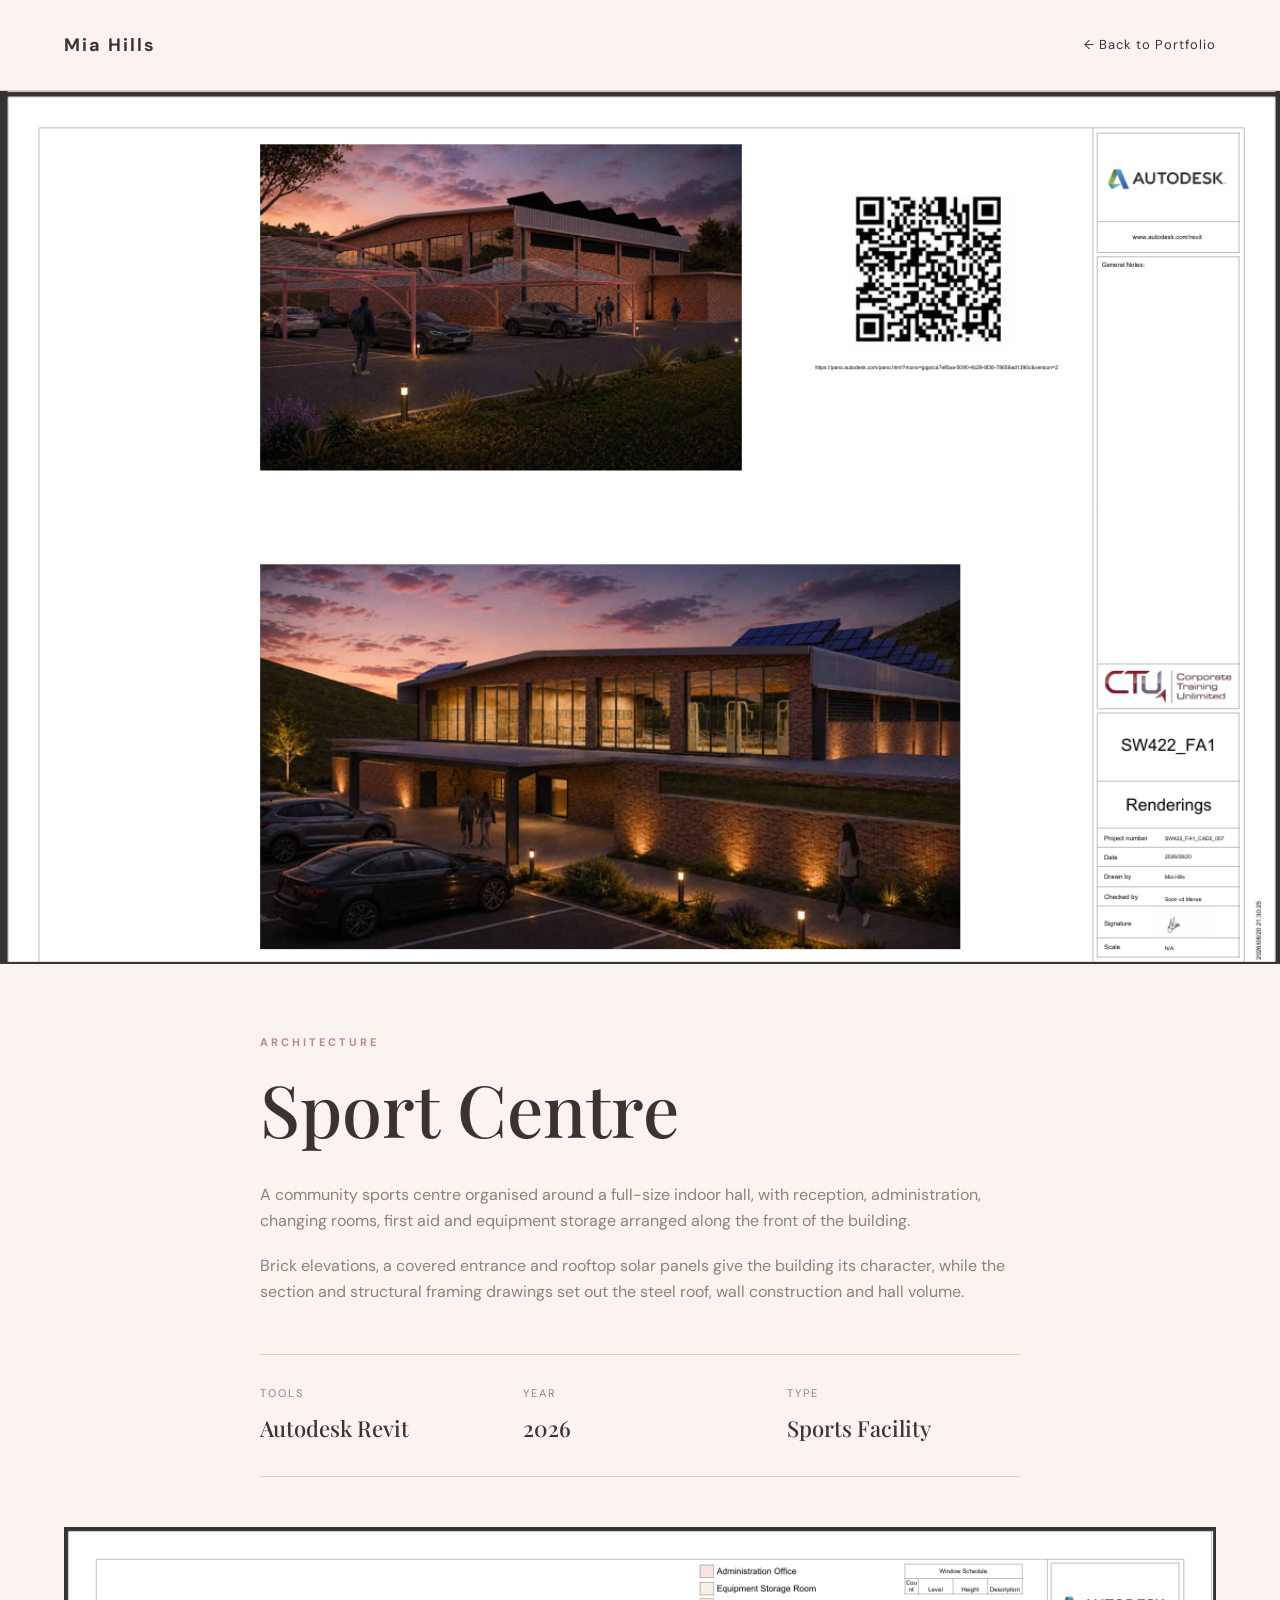
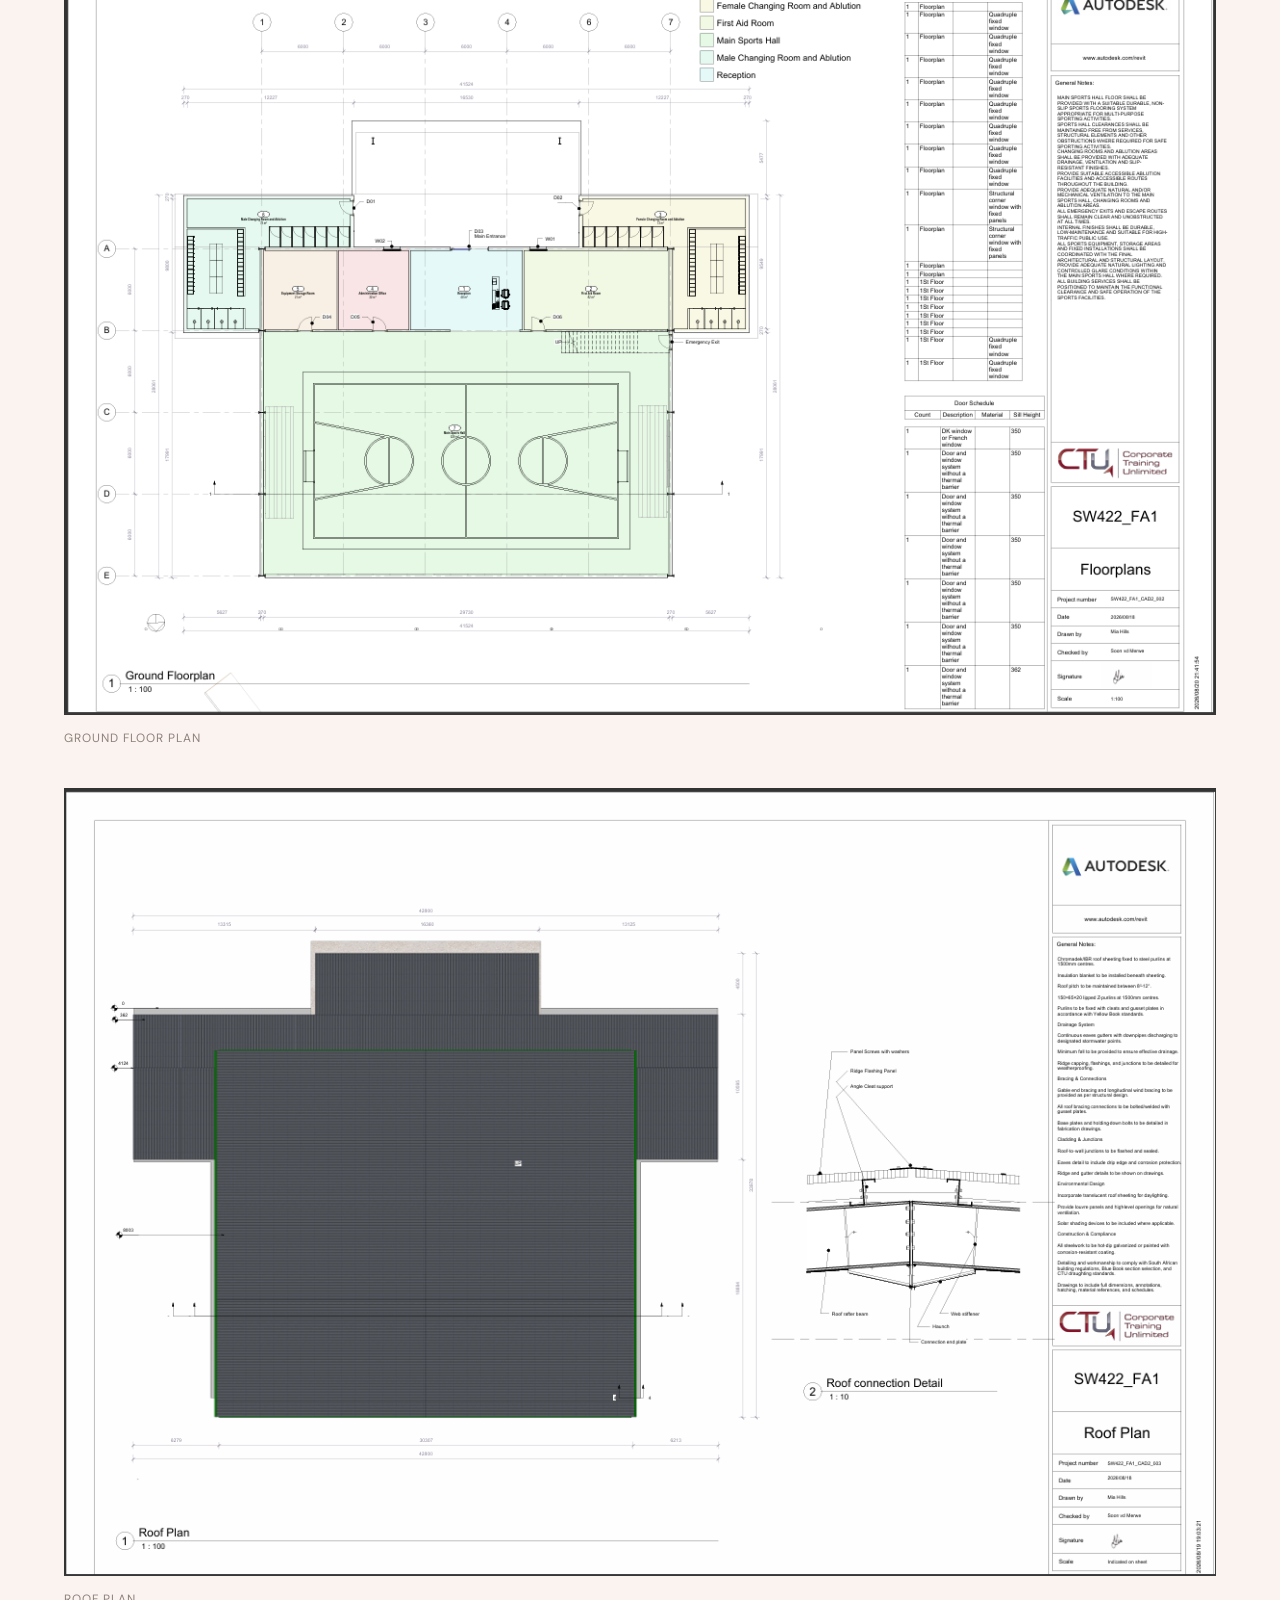
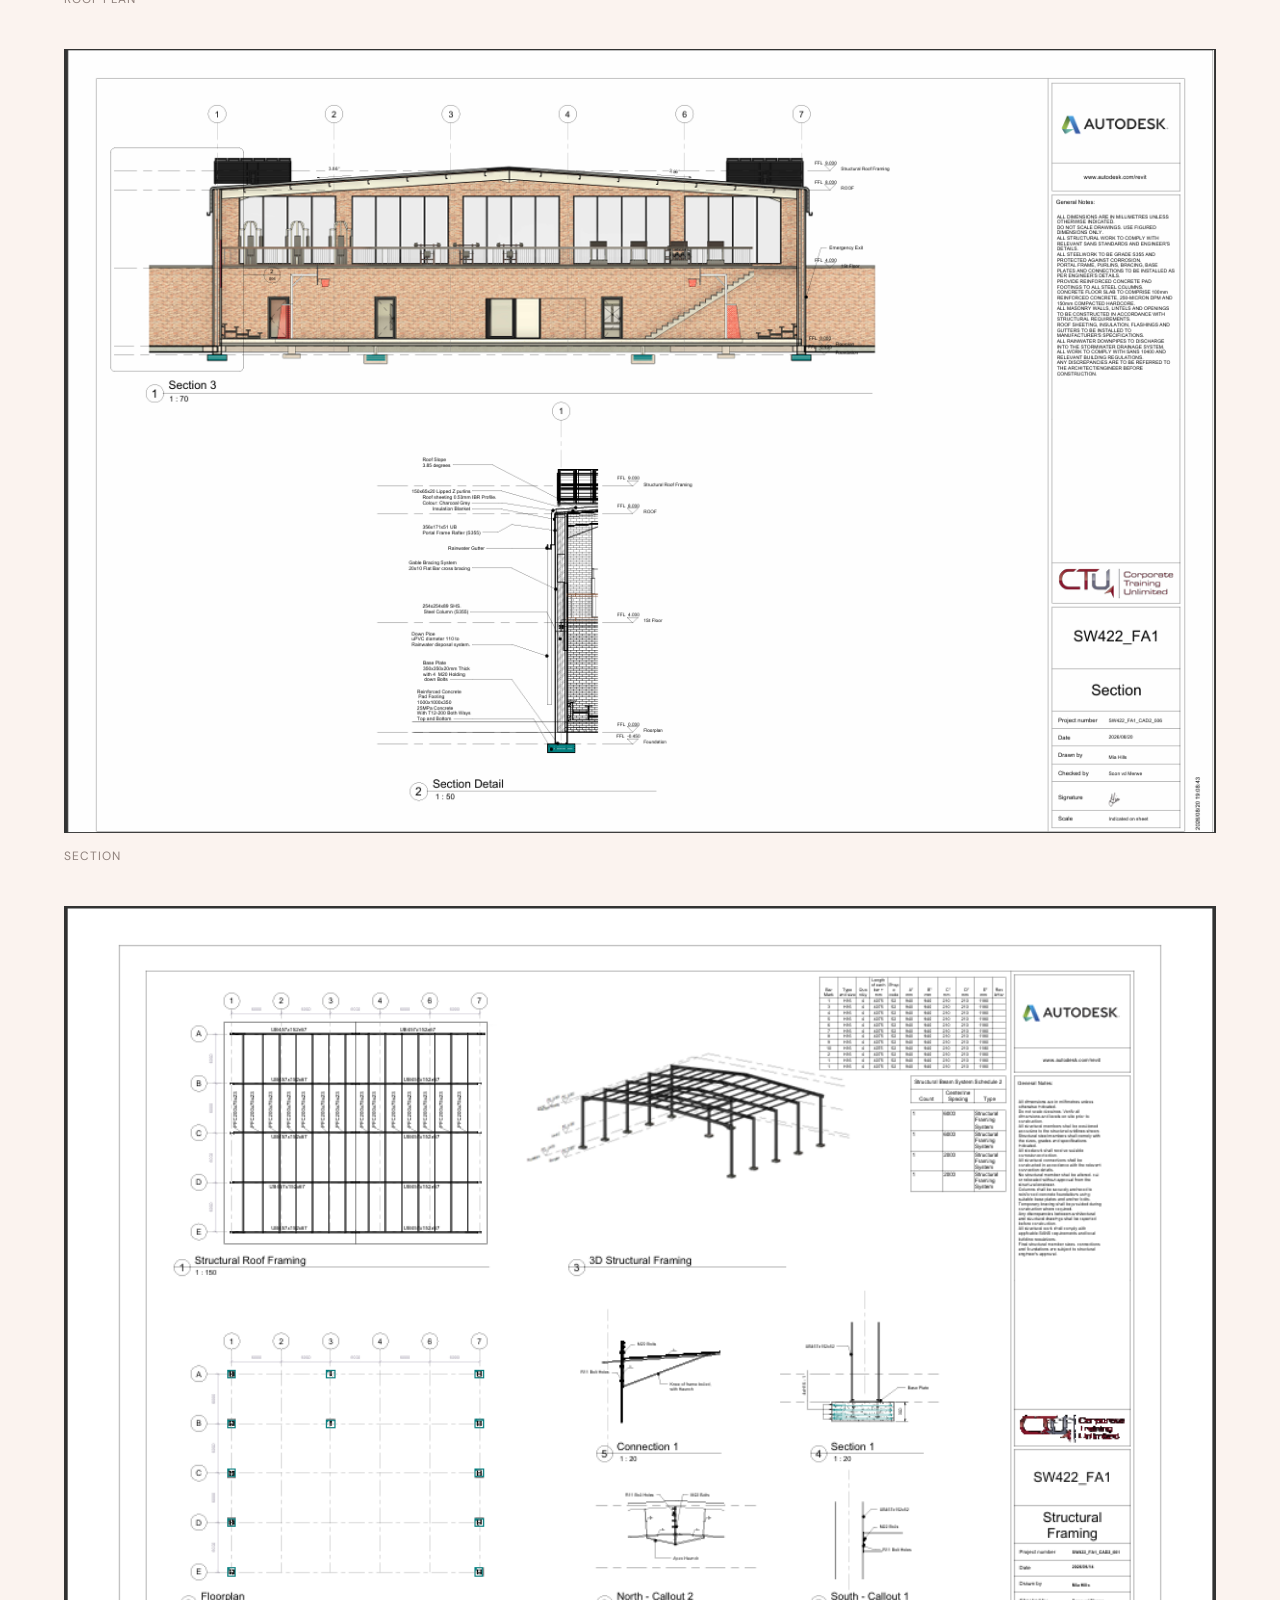
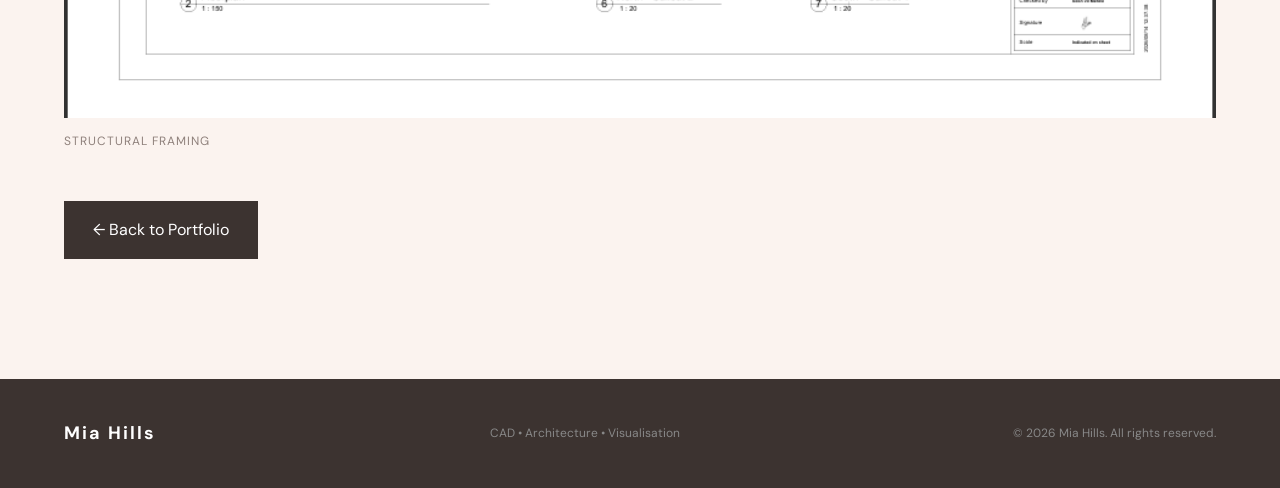
<file: sport-centre.html>
<!DOCTYPE html>
<html lang="en">
<head>
    <meta charset="UTF-8">
    <meta name="viewport" content="width=device-width, initial-scale=1.0">

    <title>Sport Centre | Mia Hills</title>

    <meta
        name="description"
        content="Project detail — Sport Centre architectural design, CAD drawings and renderings."
    >

    <link rel="preconnect" href="https://fonts.googleapis.com">
    <link rel="preconnect" href="https://fonts.gstatic.com" crossorigin>

    <link
        href="https://fonts.googleapis.com/css2?family=DM+Sans:wght@400;500;600;700&family=Playfair+Display:wght@500;600&display=swap"
        rel="stylesheet"
    >

    <link rel="stylesheet" href="style.css">
</head>

<body>

    <header class="subpage-header">

        <div class="container subpage-header-inner">

            <a href="index.html" class="logo">
                Mia Hills
            </a>

            <a href="index.html#portfolio" class="back-link">
                ← Back to Portfolio
            </a>

        </div>

    </header>


    <main class="project-page">

        <div class="project-hero drawing-sheet">
            <img
                src="SportCentre/Rendering_SportCentre.png"
                alt="Sport Centre architectural renderings"
            >
        </div>


        <article class="project-detail container">

            <p class="eyebrow">
                Architecture
            </p>

            <h1>
                Sport Centre
            </h1>

            <div class="project-detail-body">

                <p>
                    A community sports centre organised around a full-size
                    indoor hall, with reception, administration, changing
                    rooms, first aid and equipment storage arranged along
                    the front of the building.
                </p>

                <p>
                    Brick elevations, a covered entrance and rooftop solar
                    panels give the building its character, while the
                    section and structural framing drawings set out the
                    steel roof, wall construction and hall volume.
                </p>

            </div>


            <div class="detail-stats">

                <div>
                    <span>Tools</span>
                    <strong>Autodesk Revit</strong>
                </div>

                <div>
                    <span>Year</span>
                    <strong>2026</strong>
                </div>

                <div>
                    <span>Type</span>
                    <strong>Sports Facility</strong>
                </div>

            </div>

        </article>


        <div class="project-gallery container">

            <figure>
                <img
                    src="SportCentre/FloorPlan_SportCentre.png"
                    alt="Sport Centre ground floor plan"
                >
                <figcaption>Ground Floor Plan</figcaption>
            </figure>

            <figure>
                <img
                    src="SportCentre/RoofPlan_SportCentre.png"
                    alt="Sport Centre roof plan"
                >
                <figcaption>Roof Plan</figcaption>
            </figure>

            <figure>
                <img
                    src="SportCentre/Section_SportCentre.png"
                    alt="Sport Centre building section"
                >
                <figcaption>Section</figcaption>
            </figure>

            <figure>
                <img
                    src="SportCentre/Structural%20Framing_SportCentre.png"
                    alt="Sport Centre structural framing"
                >
                <figcaption>Structural Framing</figcaption>
            </figure>

        </div>


        <div class="container project-detail-actions">
            <a href="index.html#portfolio" class="btn btn-dark">
                ← Back to Portfolio
            </a>
        </div>

    </main>


    <footer class="footer">

        <div class="container footer-content">

            <a href="index.html#home" class="logo">
                Mia Hills
            </a>

            <p>
                CAD • Architecture • Visualisation
            </p>

            <p>
                © 2026 Mia Hills. All rights reserved.
            </p>

        </div>

    </footer>

</body>
</html>
</file>
<file: style.css>
/* =====================================================
   RESET
===================================================== */

* {
    margin: 0;
    padding: 0;
    box-sizing: border-box;
}

html {
    scroll-behavior: smooth;
}

body {
    font-family: "DM Sans", sans-serif;
    background: var(--cream);
    color: var(--dark);
    line-height: 1.6;
    overflow-x: hidden;
}

img {
    width: 100%;
    display: block;
    object-fit: cover;
}

a {
    color: inherit;
    text-decoration: none;
}

button,
input,
textarea,
select {
    font: inherit;
}


/* =====================================================
   VARIABLES
===================================================== */

:root {
    --dark: #3c3330;        /* warm charcoal – text & dark sections */
    --light: #f4ddd8;       /* blush – section backgrounds */
    --cream: #fbf3ef;       /* soft cream – page base */
    --white: #ffffff;
    --rose: #d3aca6;        /* muted mauve/rose */
    --rose-deep: #b98a83;   /* accent & hover */
    --grey: #8f817c;        /* muted mauve-grey text */
    --border: #e6cbc5;

    --container: 1200px;

    --heading: "Playfair Display", serif;
}


/* =====================================================
   GENERAL
===================================================== */

.container {
    width: min(90%, var(--container));
    margin: auto;
}

.section {
    padding: 120px 0;
}

.eyebrow {
    font-size: 11px;
    font-weight: 700;
    letter-spacing: 3px;
    text-transform: uppercase;
    margin-bottom: 20px;
}

h1,
h2 {
    font-family: var(--heading);
    font-weight: 500;
    line-height: 1.05;
}

h1 {
    font-size: clamp(55px, 7vw, 100px);
}

h2 {
    font-size: clamp(45px, 6vw, 80px);
}

h2 em {
    font-style: italic;
    color: var(--rose-deep);
}


/* =====================================================
   HEADER
===================================================== */

.header {
    position: fixed;
    top: 0;
    left: 0;

    width: 100%;

    z-index: 1000;

    color: white;

    transition: 0.3s ease;
}

.header.scrolled {
    background: rgba(60, 51, 48, 0.95);
    -webkit-backdrop-filter: blur(12px);
    backdrop-filter: blur(12px);
}

.navbar {
    width: min(90%, var(--container));
    margin: auto;

    height: 90px;

    display: flex;
    align-items: center;
    justify-content: space-between;
}

.logo {
    font-size: 18px;
    font-weight: 700;
    letter-spacing: 2px;
}

.logo span {
    font-weight: 400;
}

.nav-menu {
    display: flex;
    gap: 35px;
}

.nav-link {
    font-size: 13px;
    position: relative;
}

.nav-link::after {
    content: "";

    position: absolute;

    bottom: -7px;
    left: 0;

    width: 0;
    height: 1px;

    background: white;

    transition: 0.3s;
}

.nav-link:hover::after,
.nav-link.active::after {
    width: 100%;
}

.menu-toggle {
    display: none;

    border: none;
    background: transparent;

    cursor: pointer;
}

.menu-toggle span {
    display: block;

    width: 28px;
    height: 2px;

    background: white;

    margin: 6px;
}


/* =====================================================
   HERO
===================================================== */

.hero {
    min-height: 100vh;

    position: relative;

    display: flex;
    align-items: center;

    color: white;

    overflow: hidden;
}

.hero-image {
    position: absolute;
    inset: 0;

    background-image: url("images/hero.jpg");
    background-size: cover;
    background-position: center;

    transform: scale(1.05);
}

.hero-overlay {
    position: absolute;
    inset: 0;

    background:
        linear-gradient(
            90deg,
            #b98a83,
            #dabdb8
        );
}

.hero-content {
    position: relative;

    width: min(90%, var(--container));

    margin: auto;

    padding-top: 100px;
}

.hero-content h1 {
    max-width: 900px;
}

.hero-content h1 span {
    display: block;
    font-style: italic;
}

.hero-description {
    max-width: 520px;

    margin: 30px 0 40px;

    color: rgba(255,255,255,0.8);
}

.hero-buttons {
    display: flex;
    gap: 15px;
}

.btn {
    display: inline-block;

    padding: 15px 28px;

    border: 1px solid white;

    cursor: pointer;

    transition: 0.3s ease;
}

.btn-primary {
    background: white;
    color: var(--dark);
}

.btn-primary:hover {
    background: transparent;
    color: white;
}

.btn-outline {
    background: transparent;
    color: white;
}

.btn-outline:hover {
    background: white;
    color: var(--dark);
}

.hero-scroll {
    position: absolute;

    bottom: 35px;
    right: 5%;

    display: flex;
    align-items: center;
    gap: 15px;

    font-size: 11px;
    letter-spacing: 1px;
    text-transform: uppercase;
}

.scroll-line {
    width: 60px;
    height: 1px;

    background: white;
}


/* =====================================================
   ABOUT
===================================================== */

.about {
    background: var(--light);
}

.about-grid {
    display: grid;

    grid-template-columns:
        70px
        1fr
        1fr;

    gap: 60px;

    align-items: center;
}

.section-number {
    align-self: start;

    font-size: 12px;
    letter-spacing: 2px;
}

.about-image {
    height: 650px;

    align-self: start;

    overflow: hidden;
}

.about-image img {
    height: 100%;
    object-fit: cover;
}

.about-content {
    max-width: 500px;
}

.about-content p:not(.eyebrow) {
    color: var(--grey);
    margin-bottom: 20px;
}

.about-content h2 {
    margin-bottom: 35px;
}

.about-stats {
    display: flex;

    gap: 50px;

    margin-top: 40px;

    padding-top: 30px;

    border-top: 1px solid var(--border);
}

.about-stats strong {
    display: block;

    font-family: var(--heading);

    font-size: 35px;

    color: var(--rose-deep);
}

.about-stats span {
    font-size: 11px;
    color: var(--grey);
}


/* =====================================================
   PORTFOLIO
===================================================== */

.portfolio {
    background: #efd5cf;
}

.section-heading {
    display: flex;

    justify-content: space-between;
    align-items: end;

    margin-bottom: 60px;
}

.section-heading > p {
    max-width: 350px;
    color: var(--grey);
}

.portfolio-carousel {
    display: flex;

    flex-direction: column;

    gap: 24px;
}

.carousel-viewport {
    overflow: hidden;

    width: 100%;

    touch-action: pan-y;
}

.carousel-track {
    display: flex;

    transition: transform 0.55s cubic-bezier(0.22, 1, 0.36, 1);
}

.carousel-slide {
    flex: 0 0 100%;

    min-width: 0;
}

.carousel-controls {
    display: flex;

    align-items: center;
    justify-content: center;

    gap: 20px;
}

.carousel-btn {
    width: 48px;
    height: 48px;

    border: 1px solid var(--dark);

    background: transparent;

    color: var(--dark);

    font-size: 18px;

    cursor: pointer;

    transition: 0.3s ease;

    flex-shrink: 0;

    display: inline-flex;

    align-items: center;
    justify-content: center;
}

.carousel-btn:hover {
    background: var(--dark);
    color: white;
}

.carousel-btn:disabled {
    opacity: 0.35;
    cursor: default;
}

.carousel-btn:disabled:hover {
    background: transparent;
    color: var(--dark);
}

.carousel-dots {
    display: flex;

    justify-content: center;
    align-items: center;

    flex-wrap: wrap;

    gap: 10px;
}

.carousel-dot {
    width: 9px;
    height: 9px;

    border: none;
    border-radius: 50%;

    background: rgba(60, 51, 48, 0.25);

    cursor: pointer;

    padding: 0;

    transition: 0.3s ease;
}

.carousel-dot.active,
.carousel-dot:hover {
    background: var(--rose-deep);
}

.project-image {
    display: block;

    width: 100%;

    aspect-ratio: 16 / 10;

    max-height: 560px;

    overflow: hidden;

    position: relative;

    background: #2a2422;
}

.project-image img {
    width: 100%;
    height: 100%;

    object-fit: cover;
    object-position: center;

    transition: transform 0.6s ease;
}

.project-image.cover-mid img {
    object-position: center 62%;
}

.project-image.sheet {
    background: white;

    aspect-ratio: 16 / 10;
}

.project-image.sheet img {
    object-fit: contain;
    object-position: center;
}

.carousel-slide:hover img {
    transform: scale(1.03);
}

.project-overlay {
    position: absolute;
    inset: 0;

    background: rgba(0,0,0,0.4);

    display: flex;
    justify-content: center;
    align-items: center;

    opacity: 0;

    transition: 0.4s;
}

.project-overlay span {
    color: white;

    border: 1px solid white;

    padding: 15px 25px;
}

.carousel-slide:hover .project-overlay {
    opacity: 1;
}

.project-info {
    display: flex;

    justify-content: space-between;
    align-items: flex-start;

    padding-top: 22px;
    gap: 16px;
}

.project-category {
    display: block;

    color: var(--grey);

    font-size: 10px;

    text-transform: uppercase;

    letter-spacing: 2px;

    margin-bottom: 6px;
}

.project-info h3 {
    font-family: var(--heading);

    font-size: clamp(22px, 3vw, 32px);

    font-weight: 500;
}

.project-number {
    font-size: 12px;
    padding-top: 4px;
    flex-shrink: 0;
}


/* =====================================================
   SKILLS
===================================================== */

.skills {
    background: var(--dark);
    color: white;
}

.skills .eyebrow {
    color: #aaa;
}

.skills-grid {
    display: grid;

    grid-template-columns:
        repeat(4, 1fr);

    border-top: 1px solid #444;
}

.skill {
    padding: 45px 30px;

    border-right: 1px solid #444;

    min-height: 300px;
}

.skill:first-child {
    border-left: 1px solid #444;
}

.skill-number {
    font-size: 11px;
    color: #999;
}

.skill h3 {
    font-family: var(--heading);

    font-size: 30px;

    font-weight: 500;

    margin: 80px 0 20px;
}

.skill p {
    color: #aaa;

    font-size: 14px;
}


/* =====================================================
   PROCESS
===================================================== */

.process {
    position: relative;

    background: var(--light);

    overflow: hidden;
}

.process::before {
    content: "";

    position: absolute;
    inset: 0;

    background:
        url("Transparentbg.png")
        center / cover
        no-repeat;

    opacity: 0.72;

    pointer-events: none;

    z-index: 0;
}

.process::after {
    content: "";

    position: absolute;
    inset: 0;

    background: linear-gradient(
        180deg,
        rgba(244, 221, 216, 0.42),
        rgba(251, 243, 239, 0.38)
    );

    pointer-events: none;

    z-index: 0;
}

.process .container {
    position: relative;

    z-index: 1;
}

.process .eyebrow,
.process .section-heading > p,
.process-step > span,
.process-step p {
    color: #2a221f;
}

.process h2,
.process-step h3 {
    color: #1f1917;
}

.process-grid {
    display: grid;

    grid-template-columns:
        repeat(4, 1fr);

    border-top: 1px solid rgba(31, 25, 23, 0.35);
}

.process-step {
    padding: 40px 30px;

    border-right: 1px solid rgba(31, 25, 23, 0.35);
}

.process-step:first-child {
    border-left: 1px solid rgba(31, 25, 23, 0.35);
}

.process-step > span {
    font-size: 12px;

    display: block;

    margin-bottom: 70px;

    font-weight: 600;
}

.process-step h3 {
    font-family: var(--heading);

    font-size: 30px;

    margin-bottom: 15px;
}

.process-step p {
    font-size: 14px;

    font-weight: 500;
}


/* =====================================================
   FOOTER
===================================================== */

.footer {
    background: var(--dark);

    color: white;

    padding: 40px 0;
}

.footer-content {
    display: flex;

    justify-content: space-between;

    align-items: center;
}

.footer p {
    color: #888;

    font-size: 12px;
}


/* =====================================================
   RESPONSIVE
===================================================== */

@media (max-width: 900px) {

    .nav-menu {
        position: fixed;

        top: 90px;
        left: 0;

        width: 100%;

        background: var(--dark);

        flex-direction: column;

        padding: 30px;

        transform: translateY(-150%);

        transition: 0.4s;
    }

    .nav-menu.open {
        transform: translateY(0);
    }

    .menu-toggle {
        display: block;
    }

    .about-grid {
        grid-template-columns: 1fr;
        gap: 36px;
    }

    .section-number {
        display: none;
    }

    .about-image {
        height: auto;
        aspect-ratio: 4 / 5;
        max-height: 520px;
        width: min(100%, 420px);
        margin: 0 auto;
    }

    .about-content {
        max-width: none;
    }

    .skills-grid,
    .process-grid {
        grid-template-columns: repeat(2, 1fr);
    }

}


@media (max-width: 600px) {

    .section {
        padding: 72px 0;
    }

    h1 {
        font-size: clamp(40px, 12vw, 52px);
    }

    h2 {
        font-size: clamp(34px, 10vw, 42px);
    }

    .hero-content {
        padding-top: 110px;
    }

    .hero-buttons {
        flex-direction: column;

        align-items: stretch;
    }

    .hero-buttons .btn {
        text-align: center;
    }

    .hero-scroll {
        display: none;
    }

    .section-heading {
        flex-direction: column;

        align-items: flex-start;

        gap: 18px;

        margin-bottom: 36px;
    }

    .project-image {
        aspect-ratio: 4 / 3;
        max-height: none;
    }

    .carousel-controls {
        gap: 14px;
    }

    .carousel-btn {
        width: 42px;
        height: 42px;
    }

    .project-overlay {
        opacity: 1;
        background: linear-gradient(
            to top,
            rgba(0, 0, 0, 0.45),
            transparent 45%
        );
        align-items: flex-end;
        justify-content: flex-start;
        padding: 18px;
    }

    .project-overlay span {
        padding: 10px 14px;
        font-size: 13px;
        background: rgba(0, 0, 0, 0.25);
    }

    .skills-grid,
    .process-grid {
        grid-template-columns: 1fr;
    }

    .skill,
    .process-step {
        border-left: 1px solid #444;
        min-height: 0;
    }

    .skill h3 {
        margin: 28px 0 14px;
    }

    .process-step {
        border-color: var(--border);
    }

    .process-step > span {
        margin-bottom: 28px;
    }

    .footer-content {
        flex-direction: column;

        gap: 20px;

        align-items: flex-start;
    }

    .about-stats {
        display: grid;
        grid-template-columns: 1fr 1fr;
        gap: 22px 18px;
    }

    .about-stats strong {
        font-size: 28px;
    }

}


/* =====================================================
   PROJECT DETAIL PAGE (subpages)
===================================================== */

.subpage-header {
    background: var(--cream);

    border-bottom: 1px solid var(--border);

    color: var(--dark);
}

.subpage-header-inner {
    height: 90px;

    display: flex;
    align-items: center;
    justify-content: space-between;
}

.back-link {
    font-size: 13px;
    letter-spacing: 1px;

    transition: color 0.3s ease;
}

.back-link:hover {
    color: var(--rose-deep);
}

.project-page {
    padding-bottom: 100px;
}

.project-hero {
    width: 100%;
    height: min(70vh, 640px);

    overflow: hidden;
}

.project-hero img {
    height: 100%;
}

.project-hero.drawing-sheet {
    height: auto;
    background: var(--cream);
}

.project-hero.drawing-sheet img {
    height: auto;
    object-fit: contain;
}

.project-gallery {
    display: grid;
    gap: 40px;
    padding-bottom: 50px;
}

.project-gallery img {
    height: auto;
    object-fit: contain;
    background: white;
}

.project-gallery figcaption {
    margin-top: 14px;
    font-size: 12px;
    letter-spacing: 1px;
    text-transform: uppercase;
    color: var(--grey);
}

.project-detail-actions {
    padding-bottom: 20px;
}

.project-detail {
    max-width: 760px;

    padding-top: 70px;
}

.project-detail .eyebrow {
    color: var(--rose-deep);
}

.project-detail h1 {
    font-size: clamp(45px, 6vw, 72px);

    margin-bottom: 35px;
}

.project-detail-body p {
    color: var(--grey);

    margin-bottom: 20px;
}

.detail-stats {
    display: grid;

    grid-template-columns: repeat(3, 1fr);

    gap: 30px;

    margin: 50px 0;

    padding: 30px 0;

    border-top: 1px solid var(--border);
    border-bottom: 1px solid var(--border);
}

.detail-stats span {
    display: block;

    font-size: 11px;
    text-transform: uppercase;
    letter-spacing: 2px;

    color: var(--grey);

    margin-bottom: 8px;
}

.detail-stats strong {
    font-family: var(--heading);

    font-size: 22px;

    font-weight: 500;
}

.btn-dark {
    border-color: var(--dark);

    background: var(--dark);
    color: white;
}

.btn-dark:hover {
    background: transparent;
    color: var(--dark);
}

@media (max-width: 600px) {

    .detail-stats {
        grid-template-columns: 1fr;

        gap: 20px;
    }

    .project-detail {
        padding-top: 50px;
    }

}
</file>
